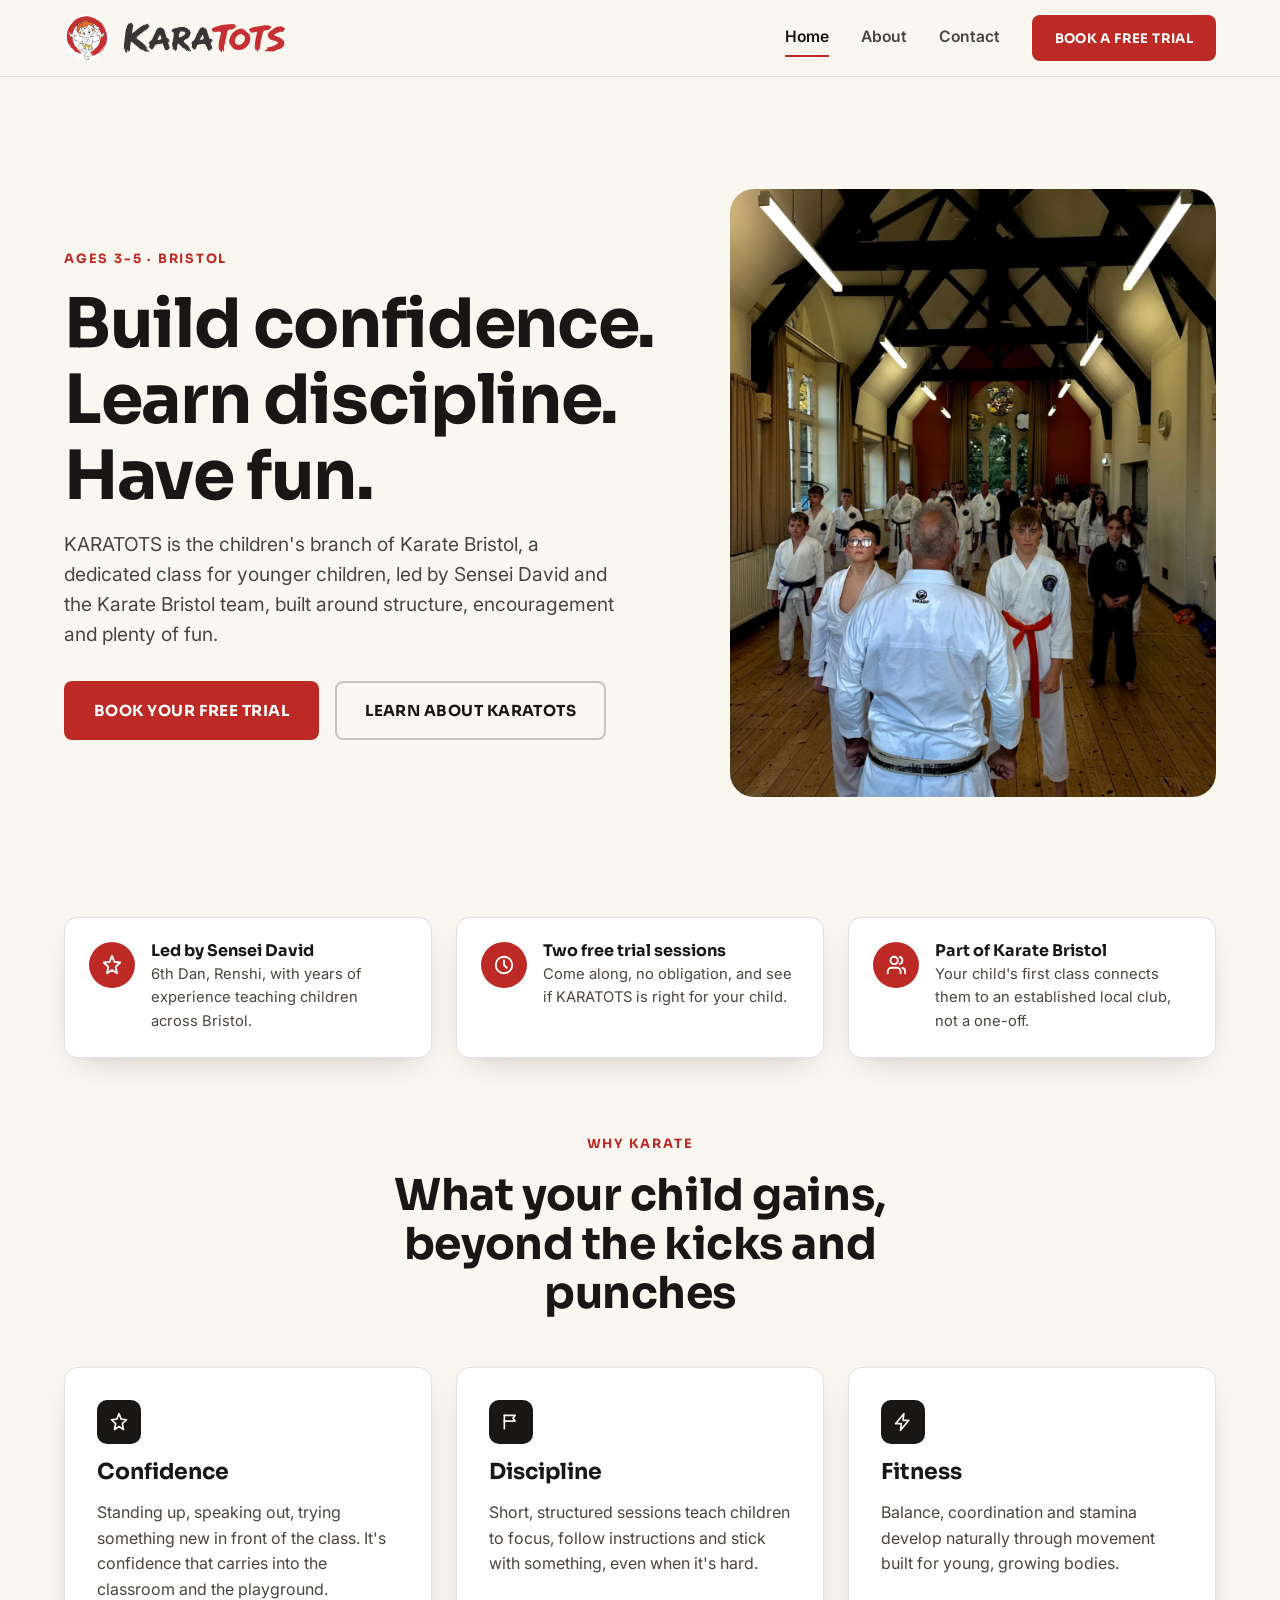
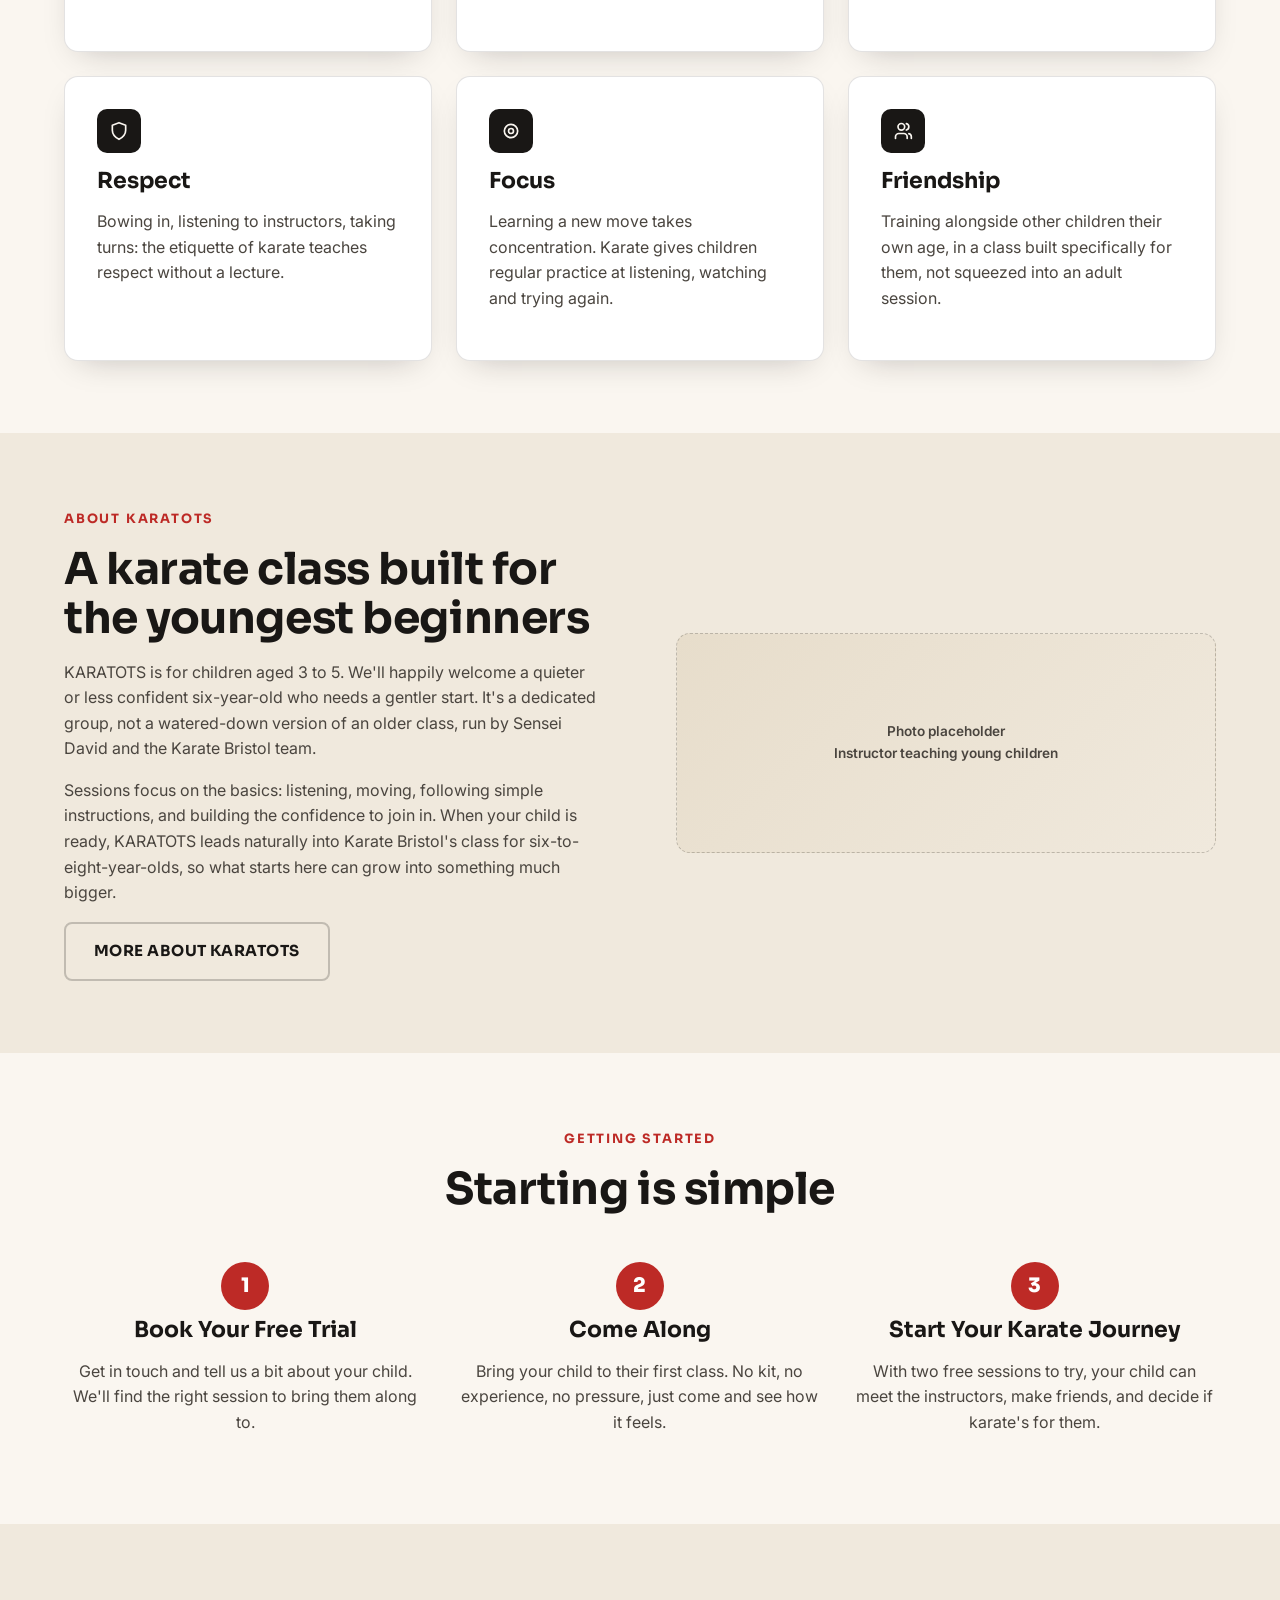
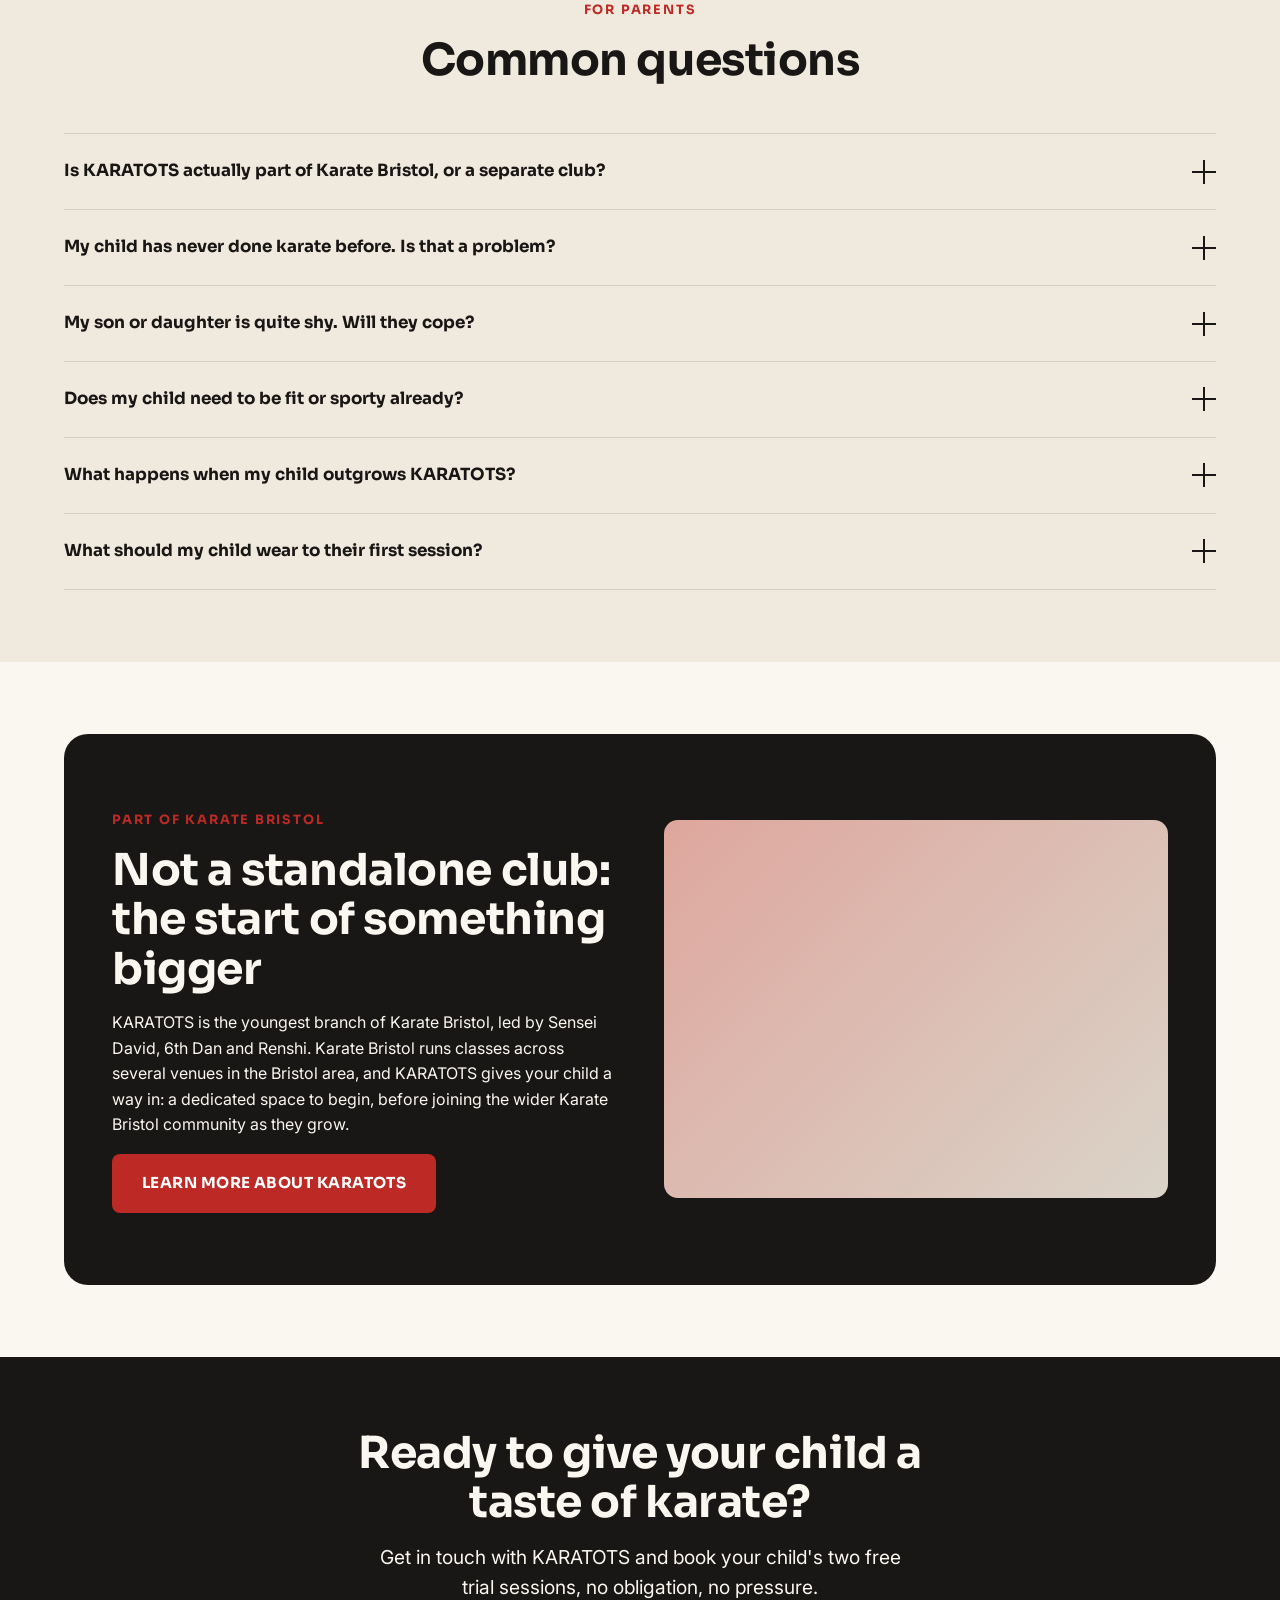
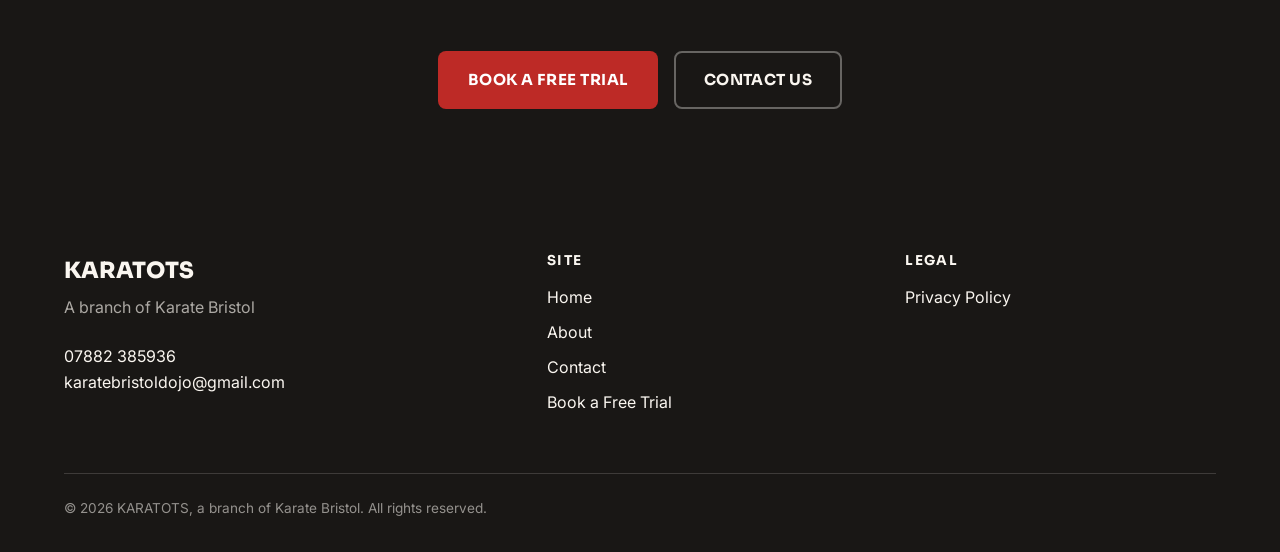
<file: index.html>
<!doctype html>
<html lang="en">
<head>
  <meta charset="UTF-8" />
  <meta name="viewport" content="width=device-width, initial-scale=1" />
  <title>Children's Karate in Bristol | KARATOTS, Karate Bristol</title>
  <meta name="description" content="KARATOTS is the children's karate club for 3-5 year olds in Bristol, part of Karate Bristol and led by Sensei David. Book two free trial sessions today." />
  <link rel="canonical" href="https://karatots.co.uk/" />

  <meta property="og:type" content="website" />
  <meta property="og:title" content="Children's Karate in Bristol | KARATOTS" />
  <meta property="og:description" content="Karate for kids. Confidence for life. KARATOTS is the children's branch of Karate Bristol. Book your free trial." />
  <meta property="og:url" content="https://karatots.co.uk/" />

  <link rel="icon" href="assets/brand/favicon-32.png" sizes="32x32" type="image/png" />
  <link rel="apple-touch-icon" href="assets/brand/favicon-180.png" />

  <link rel="preconnect" href="https://fonts.googleapis.com" />
  <link rel="preconnect" href="https://fonts.gstatic.com" crossorigin />
  <link href="https://fonts.googleapis.com/css2?family=Inter:wght@400;500;600;700&family=Sora:wght@600;700;800&display=swap" rel="stylesheet" />

  <link rel="stylesheet" href="css/style.css" />

  <script type="application/ld+json">
  {
    "@context": "https://schema.org",
    "@type": "SportsActivityLocation",
    "name": "KARATOTS",
    "description": "Children's karate for ages 3-5, part of Karate Bristol.",
    "url": "https://karatots.co.uk/",
    "telephone": "07882385936",
    "email": "karatebristoldojo@gmail.com",
    "parentOrganization": {
      "@type": "SportsOrganization",
      "name": "Karate Bristol"
    },
    "areaServed": "Bristol, UK"
  }
  </script>
</head>
<body>
  <a class="visually-hidden" href="#main">Skip to main content</a>

  <nav class="nav">
    <div class="container nav__inner">
      <a class="nav__logo" href="index.html">
        <img class="nav__logo-mark" src="assets/brand/logo-mascot.png" alt="" aria-hidden="true" width="640" height="640" />
        <span class="nav__logo-text">
          <img class="nav__logo-light" src="assets/brand/logo-wordmark.png" alt="KARATOTS" width="2134" height="400" />
          <img class="nav__logo-dark" src="assets/brand/logo-wordmark-dark-bg.png" alt="" aria-hidden="true" width="2134" height="400" />
        </span>
      </a>
      <div class="nav__right">
        <a class="btn btn--primary nav__header-cta" href="contact.html">Book a Free Trial</a>
        <button class="nav__toggle" aria-label="Toggle menu" aria-expanded="false" aria-controls="navLinks">
          <span class="nav__toggle-bar"></span><span class="nav__toggle-bar"></span><span class="nav__toggle-bar"></span>
        </button>
        <div class="nav__links" id="navLinks">
          <div class="nav__scrim"></div>
          <div class="nav__panel">
            <div class="nav__panel-layer nav__panel-layer--1"></div>
            <div class="nav__panel-layer nav__panel-layer--2"></div>
            <div class="nav__panel-shapes" aria-hidden="true">
              <svg class="nav__shape" data-shape="1" viewBox="0 0 300 400" preserveAspectRatio="xMidYMid slice">
                <circle cx="220" cy="80" r="70" fill="rgba(189,42,38,0.20)" />
                <circle cx="70" cy="230" r="100" fill="rgba(189,42,38,0.12)" />
                <circle cx="250" cy="330" r="45" fill="rgba(189,42,38,0.18)" />
              </svg>
              <svg class="nav__shape" data-shape="2" viewBox="0 0 300 400" preserveAspectRatio="xMidYMid slice">
                <path d="M-20 110 Q 100 50 220 110 T 340 110" stroke="rgba(189,42,38,0.24)" stroke-width="26" fill="none" />
                <path d="M-20 220 Q 100 160 220 220 T 340 220" stroke="rgba(189,42,38,0.16)" stroke-width="18" fill="none" />
                <path d="M-20 320 Q 100 260 220 320 T 340 320" stroke="rgba(189,42,38,0.1)" stroke-width="14" fill="none" />
              </svg>
              <svg class="nav__shape" data-shape="3" viewBox="0 0 300 400" preserveAspectRatio="xMidYMid slice">
                <circle cx="40" cy="60" r="7" fill="rgba(189,42,38,0.3)" /><circle cx="120" cy="60" r="7" fill="rgba(189,42,38,0.3)" /><circle cx="200" cy="60" r="7" fill="rgba(189,42,38,0.3)" /><circle cx="270" cy="60" r="7" fill="rgba(189,42,38,0.3)" />
                <circle cx="80" cy="150" r="9" fill="rgba(189,42,38,0.24)" /><circle cx="160" cy="150" r="9" fill="rgba(189,42,38,0.24)" /><circle cx="240" cy="150" r="9" fill="rgba(189,42,38,0.24)" />
                <circle cx="40" cy="240" r="7" fill="rgba(189,42,38,0.2)" /><circle cx="120" cy="240" r="7" fill="rgba(189,42,38,0.2)" /><circle cx="200" cy="240" r="7" fill="rgba(189,42,38,0.2)" /><circle cx="270" cy="240" r="7" fill="rgba(189,42,38,0.2)" />
                <circle cx="80" cy="330" r="6" fill="rgba(189,42,38,0.16)" /><circle cx="160" cy="330" r="6" fill="rgba(189,42,38,0.16)" /><circle cx="240" cy="330" r="6" fill="rgba(189,42,38,0.16)" />
              </svg>
            </div>
            <ul class="nav__panel-list">
              <li><a href="index.html" aria-current="page" class="menu-link">Home</a></li>
              <li><a href="about.html" class="menu-link">About</a></li>
              <li><a href="contact.html" class="menu-link">Contact</a></li>
              <li><a class="btn btn--primary nav__links-cta" href="contact.html">Book a Free Trial</a></li>
            </ul>
          </div>
        </div>
      </div>
    </div>
  </nav>

  <main id="main">
    <!-- HERO -->
    <section class="hero">
      <div class="container">
        <div class="hero__grid">
          <div>
            <span class="eyebrow">Ages 3-5 · Bristol</span>
            <h1>Build confidence. Learn discipline. Have fun.</h1>
            <p class="lede">KARATOTS is the children's branch of Karate Bristol, a dedicated class for younger children, led by Sensei David and the Karate Bristol team, built around structure, encouragement and plenty of fun.</p>
            <div class="hero__actions">
              <a class="btn btn--primary" href="contact.html">Book Your Free Trial</a>
              <a class="btn btn--secondary" href="#about-karatots">Learn About KARATOTS</a>
            </div>
          </div>
          <img class="hero__media hero__media--photo" src="assets/photos/hero-class-lineup.jpg" alt="Students lined up during a Karate Bristol class" width="1600" height="1200" />
        </div>
      </div>
    </section>

    <!-- TRUST STRIP -->
    <div class="container">
      <div class="trust-strip">
        <div class="trust-strip__item" data-reveal>
          <span class="trust-strip__badge" aria-hidden="true">
            <svg width="22" height="22" viewBox="0 0 24 24" fill="none" stroke="currentColor" stroke-width="2" stroke-linecap="round" stroke-linejoin="round"><path d="M12 2l2.6 6.6L21 9.3l-5 4.6L17.4 21 12 17.4 6.6 21 8 13.9 3 9.3l6.4-.7z"/></svg>
          </span>
          <div>
            <h3>Led by Sensei David</h3>
            <p>6th Dan, Renshi, with years of experience teaching children across Bristol.</p>
          </div>
        </div>
        <div class="trust-strip__item" data-reveal>
          <span class="trust-strip__badge" aria-hidden="true">
            <svg width="22" height="22" viewBox="0 0 24 24" fill="none" stroke="currentColor" stroke-width="2" stroke-linecap="round" stroke-linejoin="round"><circle cx="12" cy="12" r="9"/><path d="M12 7v5l3 3"/></svg>
          </span>
          <div>
            <h3>Two free trial sessions</h3>
            <p>Come along, no obligation, and see if KARATOTS is right for your child.</p>
          </div>
        </div>
        <div class="trust-strip__item" data-reveal>
          <span class="trust-strip__badge" aria-hidden="true">
            <svg width="22" height="22" viewBox="0 0 24 24" fill="none" stroke="currentColor" stroke-width="2" stroke-linecap="round" stroke-linejoin="round"><path d="M17 21v-2a4 4 0 0 0-4-4H7a4 4 0 0 0-4 4v2"/><circle cx="10" cy="7" r="4"/><path d="M22 21v-2a4 4 0 0 0-3-3.87"/><path d="M16 3.13a4 4 0 0 1 0 7.75"/></svg>
          </span>
          <div>
            <h3>Part of Karate Bristol</h3>
            <p>Your child's first class connects them to an established local club, not a one-off.</p>
          </div>
        </div>
      </div>
    </div>

    <!-- WHY KARATE -->
    <section class="section" id="why-karate">
      <div class="container">
        <div class="section-heading section-heading--center">
          <span class="eyebrow">Why Karate</span>
          <h2>What your child gains, beyond the kicks and punches</h2>
        </div>
        <div class="card-grid">
          <article class="card" data-reveal>
            <span class="card__icon" aria-hidden="true">
              <svg width="20" height="20" viewBox="0 0 24 24" fill="none" stroke="currentColor" stroke-width="2" stroke-linecap="round" stroke-linejoin="round"><path d="M12 2l2.6 6.6L21 9.3l-5 4.6L17.4 21 12 17.4 6.6 21 8 13.9 3 9.3l6.4-.7z"/></svg>
            </span>
            <h3>Confidence</h3>
            <p>Standing up, speaking out, trying something new in front of the class. It's confidence that carries into the classroom and the playground.</p>
          </article>
          <article class="card" data-reveal>
            <span class="card__icon" aria-hidden="true">
              <svg width="20" height="20" viewBox="0 0 24 24" fill="none" stroke="currentColor" stroke-width="2" stroke-linecap="round" stroke-linejoin="round"><path d="M4 4v16"/><path d="M4 4h13l-2.5 3.5L17 11H4"/></svg>
            </span>
            <h3>Discipline</h3>
            <p>Short, structured sessions teach children to focus, follow instructions and stick with something, even when it's hard.</p>
          </article>
          <article class="card" data-reveal>
            <span class="card__icon" aria-hidden="true">
              <svg width="20" height="20" viewBox="0 0 24 24" fill="none" stroke="currentColor" stroke-width="2" stroke-linecap="round" stroke-linejoin="round"><path d="M13 2 3 14h7l-1 8 10-12h-7l1-8z"/></svg>
            </span>
            <h3>Fitness</h3>
            <p>Balance, coordination and stamina develop naturally through movement built for young, growing bodies.</p>
          </article>
          <article class="card" data-reveal>
            <span class="card__icon" aria-hidden="true">
              <svg width="20" height="20" viewBox="0 0 24 24" fill="none" stroke="currentColor" stroke-width="2" stroke-linecap="round" stroke-linejoin="round"><path d="M12 2 4 5v6c0 5 3.5 8.5 8 11 4.5-2.5 8-6 8-11V5z"/></svg>
            </span>
            <h3>Respect</h3>
            <p>Bowing in, listening to instructors, taking turns: the etiquette of karate teaches respect without a lecture.</p>
          </article>
          <article class="card" data-reveal>
            <span class="card__icon" aria-hidden="true">
              <svg width="20" height="20" viewBox="0 0 24 24" fill="none" stroke="currentColor" stroke-width="2" stroke-linecap="round" stroke-linejoin="round"><circle cx="12" cy="12" r="8"/><circle cx="12" cy="12" r="3"/></svg>
            </span>
            <h3>Focus</h3>
            <p>Learning a new move takes concentration. Karate gives children regular practice at listening, watching and trying again.</p>
          </article>
          <article class="card" data-reveal>
            <span class="card__icon" aria-hidden="true">
              <svg width="20" height="20" viewBox="0 0 24 24" fill="none" stroke="currentColor" stroke-width="2" stroke-linecap="round" stroke-linejoin="round"><path d="M17 21v-2a4 4 0 0 0-4-4H7a4 4 0 0 0-4 4v2"/><circle cx="10" cy="7" r="4"/><path d="M22 21v-2a4 4 0 0 0-3-3.87"/><path d="M16 3.13a4 4 0 0 1 0 7.75"/></svg>
            </span>
            <h3>Friendship</h3>
            <p>Training alongside other children their own age, in a class built specifically for them, not squeezed into an adult session.</p>
          </article>
        </div>
      </div>
    </section>

    <!-- ABOUT KARATOTS -->
    <section class="section section--alt" id="about-karatots">
      <div class="container">
        <div class="split">
          <div>
            <span class="eyebrow">About KARATOTS</span>
            <h2>A karate class built for the youngest beginners</h2>
            <p>KARATOTS is for children aged 3 to 5. We'll happily welcome a quieter or less confident six-year-old who needs a gentler start. It's a dedicated group, not a watered-down version of an older class, run by Sensei David and the Karate Bristol team.</p>
            <p>Sessions focus on the basics: listening, moving, following simple instructions, and building the confidence to join in. When your child is ready, KARATOTS leads naturally into Karate Bristol's class for six-to-eight-year-olds, so what starts here can grow into something much bigger.</p>
            <a class="btn btn--secondary" href="about.html">More About KARATOTS</a>
          </div>
          <div class="placeholder-img" role="img" aria-label="Photo placeholder: instructor teaching young children">
            Photo placeholder<br />Instructor teaching young children
          </div>
        </div>
      </div>
    </section>

    <!-- HOW IT WORKS -->
    <section class="section" id="how-it-works">
      <div class="container">
        <div class="section-heading section-heading--center">
          <span class="eyebrow">Getting Started</span>
          <h2>Starting is simple</h2>
        </div>
        <div class="steps">
          <div class="step" data-reveal>
            <h3>Book Your Free Trial</h3>
            <p>Get in touch and tell us a bit about your child. We'll find the right session to bring them along to.</p>
          </div>
          <div class="step" data-reveal>
            <h3>Come Along</h3>
            <p>Bring your child to their first class. No kit, no experience, no pressure, just come and see how it feels.</p>
          </div>
          <div class="step" data-reveal>
            <h3>Start Your Karate Journey</h3>
            <p>With two free sessions to try, your child can meet the instructors, make friends, and decide if karate's for them.</p>
          </div>
        </div>
      </div>
    </section>

    <!-- FAQ -->
    <section class="section section--alt" id="faq">
      <div class="container">
        <div class="section-heading section-heading--center">
          <span class="eyebrow">For Parents</span>
          <h2>Common questions</h2>
        </div>
        <div class="faq-list">
          <div class="faq-item">
            <button class="faq-item__question" aria-expanded="false">
              Is KARATOTS actually part of Karate Bristol, or a separate club?
              <span class="faq-item__icon" aria-hidden="true"></span>
            </button>
            <div class="faq-item__answer">
              <p>KARATOTS is the youngest branch of Karate Bristol, not a separate club trading on the name. It's led by Sensei David, 6th Dan and Renshi, and the same Karate Bristol team, so your child is joining an established club from their very first session.</p>
            </div>
          </div>
          <div class="faq-item">
            <button class="faq-item__question" aria-expanded="false">
              My child has never done karate before. Is that a problem?
              <span class="faq-item__icon" aria-hidden="true"></span>
            </button>
            <div class="faq-item__answer">
              <p>Not at all. KARATOTS is built for ages 3 to 5, so it's designed around complete beginners. Most children who join have never set foot in a dojo before. There's nothing to catch up on.</p>
            </div>
          </div>
          <div class="faq-item">
            <button class="faq-item__question" aria-expanded="false">
              My son or daughter is quite shy. Will they cope?
              <span class="faq-item__icon" aria-hidden="true"></span>
            </button>
            <div class="faq-item__answer">
              <p>Yes, that's exactly what KARATOTS is for. Sessions are small, structured and led with encouragement rather than pressure, so quieter children can join in at their own pace. We'll also welcome a less confident six-year-old who'd benefit from starting here rather than the older class.</p>
            </div>
          </div>
          <div class="faq-item">
            <button class="faq-item__question" aria-expanded="false">
              Does my child need to be fit or sporty already?
              <span class="faq-item__icon" aria-hidden="true"></span>
            </button>
            <div class="faq-item__answer">
              <p>No. Fitness, balance and coordination all develop through training. Your child doesn't need to arrive fit, just willing to give it a go.</p>
            </div>
          </div>
          <div class="faq-item">
            <button class="faq-item__question" aria-expanded="false">
              What happens when my child outgrows KARATOTS?
              <span class="faq-item__icon" aria-hidden="true"></span>
            </button>
            <div class="faq-item__answer">
              <p>KARATOTS leads naturally into Karate Bristol's class for six-to-eight-year-olds. Because it's the same club and the same instructors, moving up is a simple next step, not a fresh start somewhere new.</p>
            </div>
          </div>
          <div class="faq-item">
            <button class="faq-item__question" aria-expanded="false">
              What should my child wear to their first session?
              <span class="faq-item__icon" aria-hidden="true"></span>
            </button>
            <div class="faq-item__answer">
              <p>Comfortable clothing they can move freely in is fine for a first session. There's no need to buy a uniform before you've tried a class.</p>
            </div>
          </div>
        </div>
      </div>
    </section>

    <!-- PART OF KARATE BRISTOL -->
    <section class="section">
      <div class="container">
        <div class="story-banner" data-reveal>
          <div>
            <span class="eyebrow">Part of Karate Bristol</span>
            <h2>Not a standalone club: the start of something bigger</h2>
            <p>KARATOTS is the youngest branch of Karate Bristol, led by Sensei David, 6th Dan and Renshi. Karate Bristol runs classes across several venues in the Bristol area, and KARATOTS gives your child a way in: a dedicated space to begin, before joining the wider Karate Bristol community as they grow.</p>
            <a class="btn btn--primary" href="about.html">Learn More About KARATOTS</a>
          </div>
          <div class="story-banner__media" role="img" aria-label="Photo placeholder: Karate Bristol dojo"></div>
        </div>
      </div>
    </section>

    <!-- FINAL CTA -->
    <section class="section section--ink">
      <div class="container">
        <div class="section-heading section-heading--center">
          <h2>Ready to give your child a taste of karate?</h2>
          <p class="lede" style="margin-inline:auto">Get in touch with KARATOTS and book your child's two free trial sessions, no obligation, no pressure.</p>
        </div>
        <div class="hero__actions" style="justify-content:center">
          <a class="btn btn--primary" href="contact.html">Book a Free Trial</a>
          <a class="btn btn--secondary" href="contact.html">Contact Us</a>
        </div>
      </div>
    </section>
  </main>

  <footer class="footer">
    <div class="container">
      <div class="footer__grid">
        <div>
          <div class="footer__brand">KARATOTS</div>
          <p class="footer__tagline">A branch of Karate Bristol</p>
          <p><a href="tel:07882385936">07882 385936</a><br /><a href="mailto:karatebristoldojo@gmail.com">karatebristoldojo@gmail.com</a></p>
        </div>
        <div>
          <h4>Site</h4>
          <ul>
            <li><a href="index.html">Home</a></li>
            <li><a href="about.html">About</a></li>
            <li><a href="contact.html">Contact</a></li>
            <li><a href="contact.html">Book a Free Trial</a></li>
          </ul>
        </div>
        <div>
          <h4>Legal</h4>
          <ul>
            <li><a href="privacy.html">Privacy Policy</a></li>
          </ul>
        </div>
      </div>
      <div class="footer__bottom">© 2026 KARATOTS, a branch of Karate Bristol. All rights reserved.</div>
    </div>
  </footer>

  <div class="sticky-cta">
    <a class="btn btn--primary btn--block" href="contact.html">Book a Free Trial</a>
  </div>

  <script src="js/script.js" defer></script>
</body>
</html>
</file>
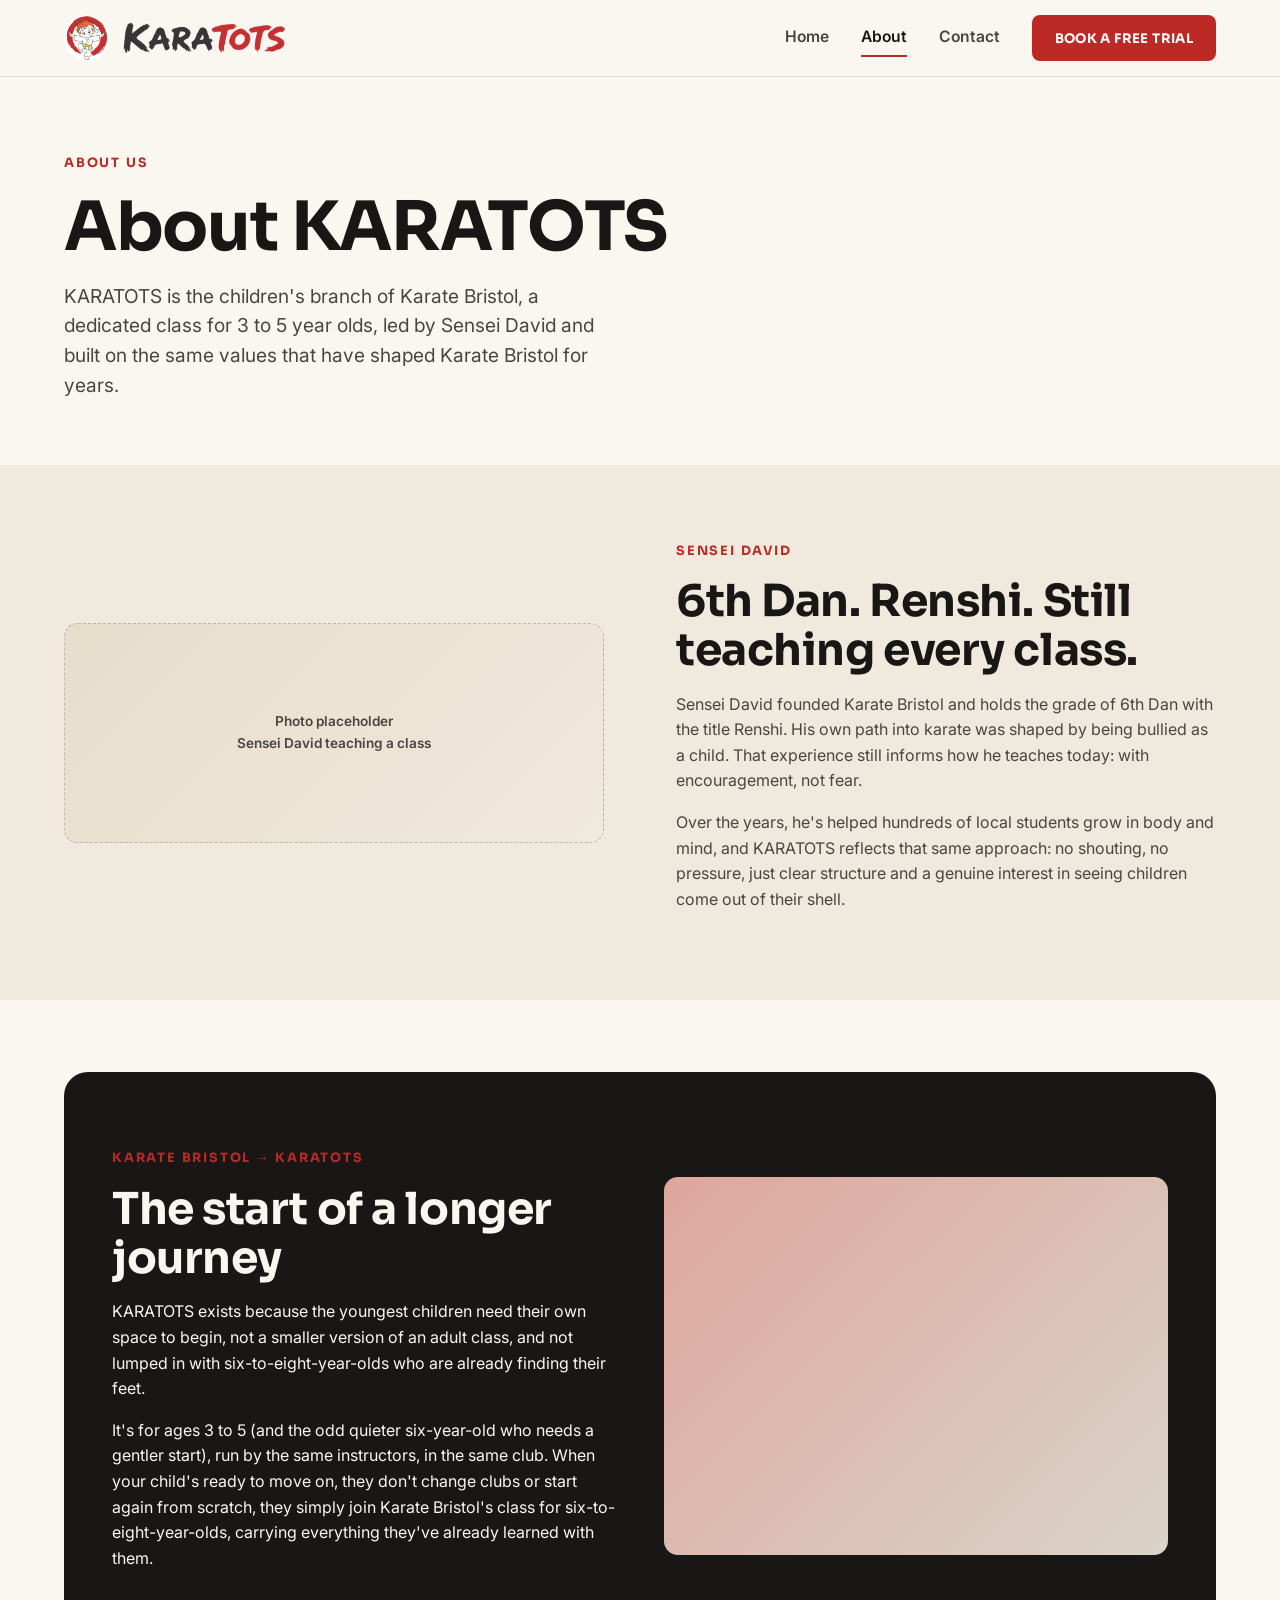
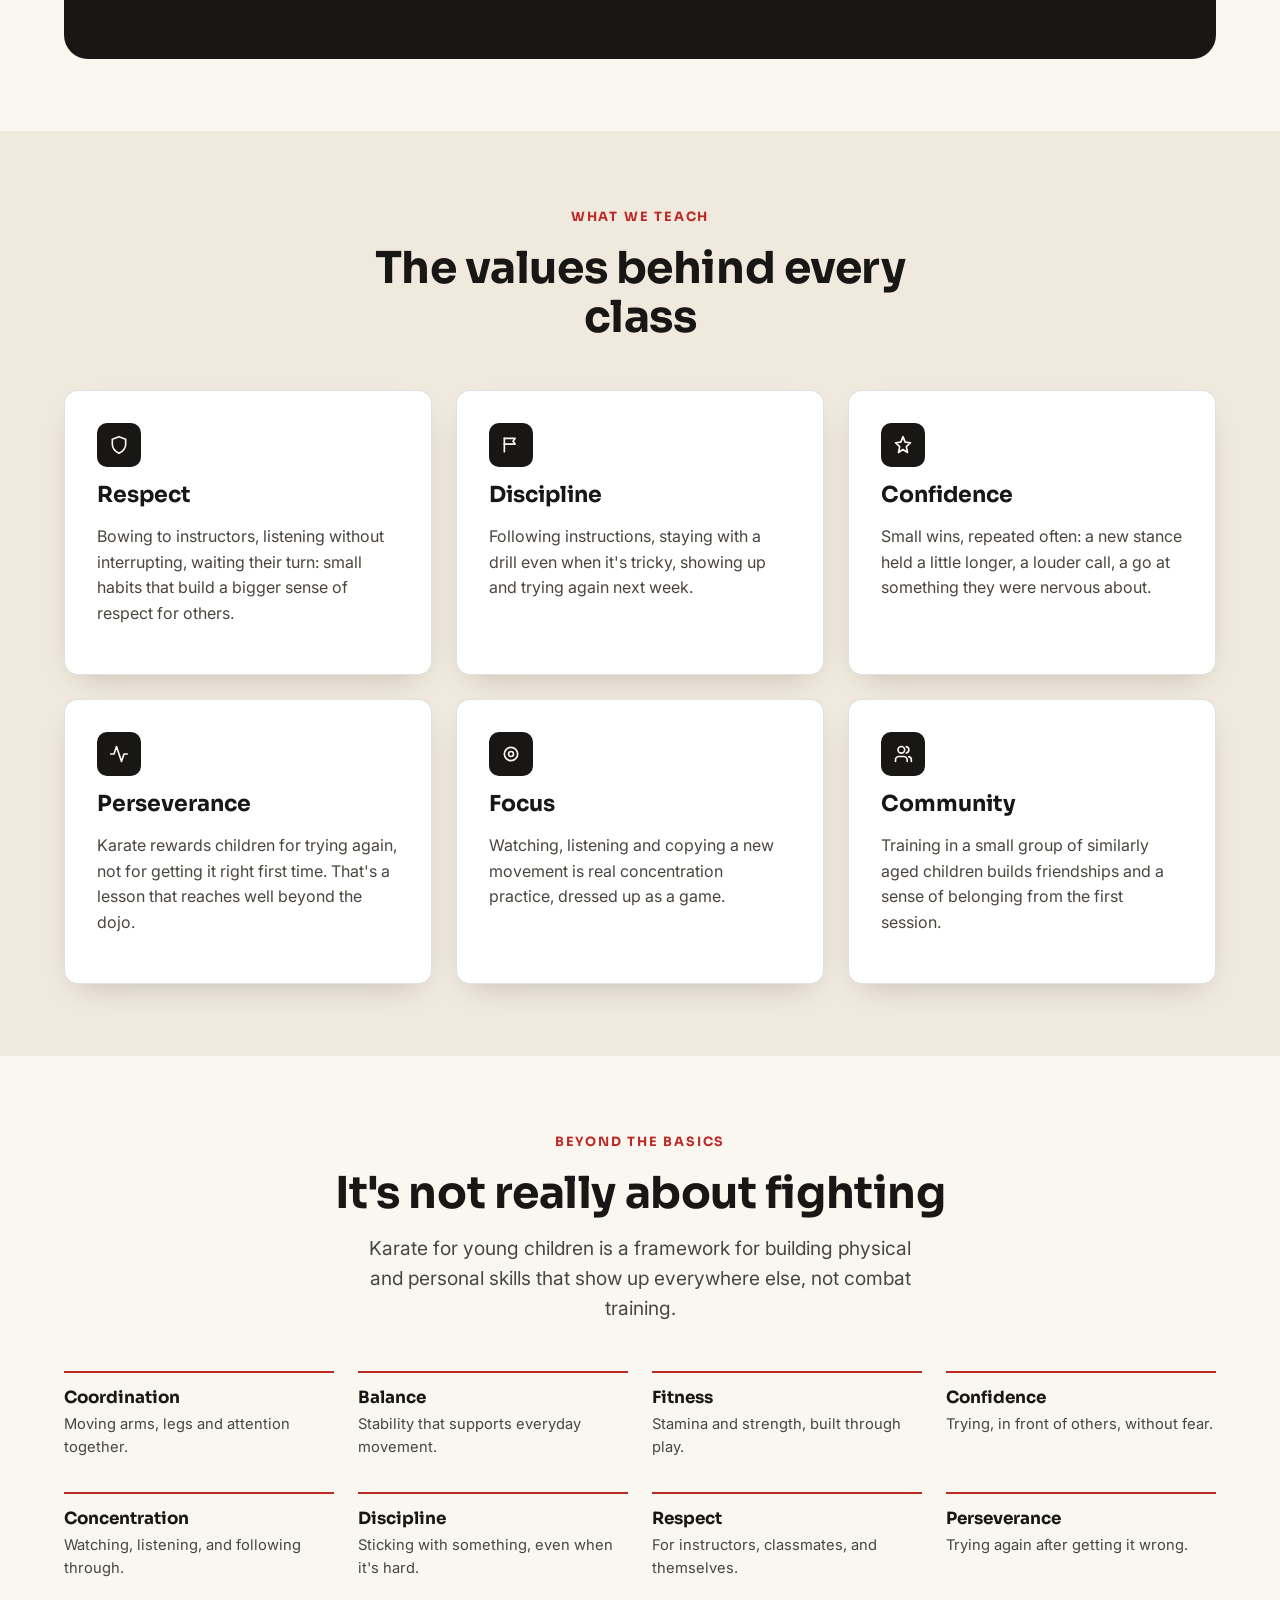
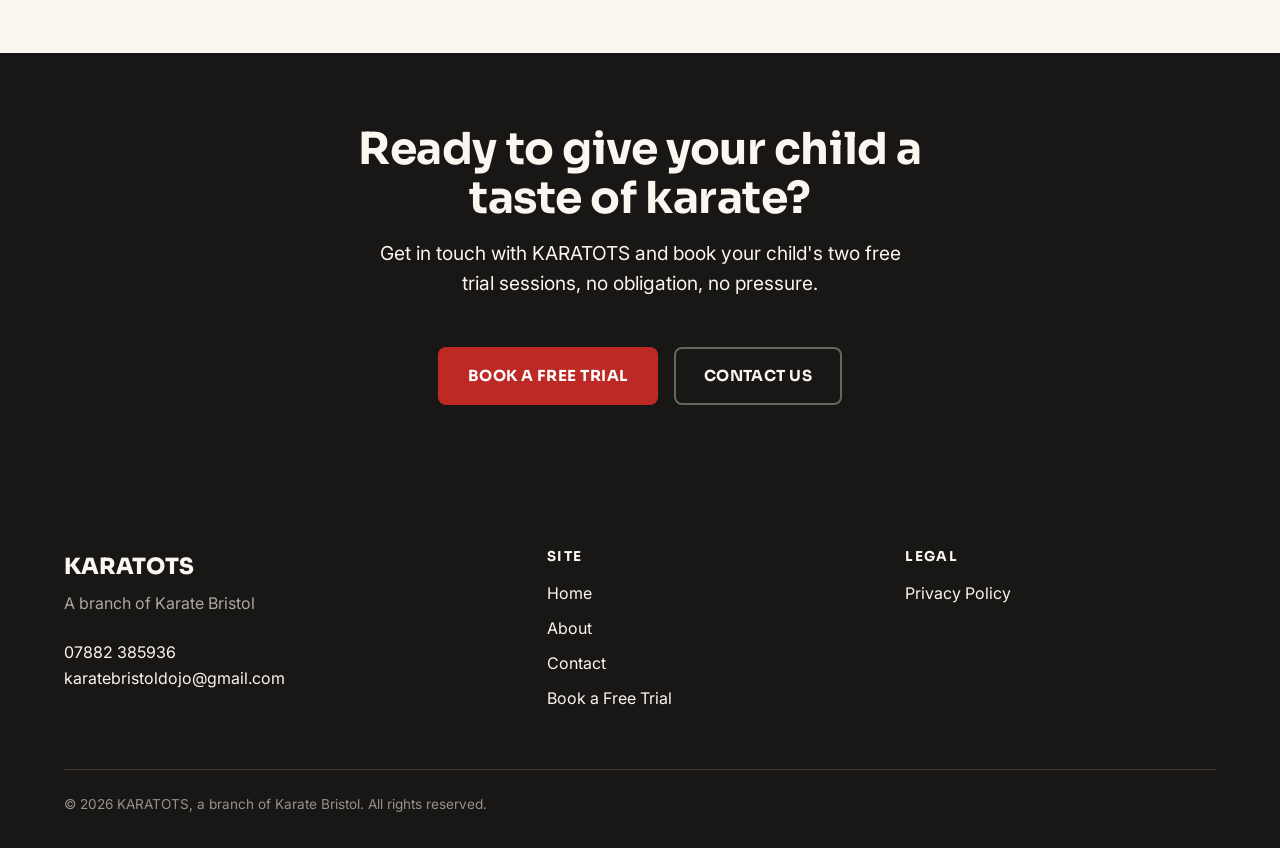
<file: about.html>
<!doctype html>
<html lang="en">
<head>
  <meta charset="UTF-8" />
  <meta name="viewport" content="width=device-width, initial-scale=1" />
  <title>About KARATOTS | Sensei David & Karate Bristol</title>
  <meta name="description" content="KARATOTS is led by Sensei David, 6th Dan and Renshi at Karate Bristol. Meet the instructor and find out how KARATOTS connects to Karate Bristol." />
  <link rel="canonical" href="https://karatots.co.uk/about" />

  <meta property="og:type" content="website" />
  <meta property="og:title" content="About KARATOTS | Sensei David & Karate Bristol" />
  <meta property="og:description" content="Meet Sensei David and find out how KARATOTS connects to the wider Karate Bristol club." />
  <meta property="og:url" content="https://karatots.co.uk/about" />

  <link rel="icon" href="assets/brand/favicon-32.png" sizes="32x32" type="image/png" />
  <link rel="apple-touch-icon" href="assets/brand/favicon-180.png" />

  <link rel="preconnect" href="https://fonts.googleapis.com" />
  <link rel="preconnect" href="https://fonts.gstatic.com" crossorigin />
  <link href="https://fonts.googleapis.com/css2?family=Inter:wght@400;500;600;700&family=Sora:wght@600;700;800&display=swap" rel="stylesheet" />

  <link rel="stylesheet" href="css/style.css" />
</head>
<body>
  <a class="visually-hidden" href="#main">Skip to main content</a>

  <nav class="nav">
    <div class="container nav__inner">
      <a class="nav__logo" href="index.html">
        <img class="nav__logo-mark" src="assets/brand/logo-mascot.png" alt="" aria-hidden="true" width="640" height="640" />
        <span class="nav__logo-text">
          <img class="nav__logo-light" src="assets/brand/logo-wordmark.png" alt="KARATOTS" width="2134" height="400" />
          <img class="nav__logo-dark" src="assets/brand/logo-wordmark-dark-bg.png" alt="" aria-hidden="true" width="2134" height="400" />
        </span>
      </a>
      <div class="nav__right">
        <a class="btn btn--primary nav__header-cta" href="contact.html">Book a Free Trial</a>
        <button class="nav__toggle" aria-label="Toggle menu" aria-expanded="false" aria-controls="navLinks">
          <span class="nav__toggle-bar"></span><span class="nav__toggle-bar"></span><span class="nav__toggle-bar"></span>
        </button>
        <div class="nav__links" id="navLinks">
          <div class="nav__scrim"></div>
          <div class="nav__panel">
            <div class="nav__panel-layer nav__panel-layer--1"></div>
            <div class="nav__panel-layer nav__panel-layer--2"></div>
            <div class="nav__panel-shapes" aria-hidden="true">
              <svg class="nav__shape" data-shape="1" viewBox="0 0 300 400" preserveAspectRatio="xMidYMid slice">
                <circle cx="220" cy="80" r="70" fill="rgba(189,42,38,0.20)" />
                <circle cx="70" cy="230" r="100" fill="rgba(189,42,38,0.12)" />
                <circle cx="250" cy="330" r="45" fill="rgba(189,42,38,0.18)" />
              </svg>
              <svg class="nav__shape" data-shape="2" viewBox="0 0 300 400" preserveAspectRatio="xMidYMid slice">
                <path d="M-20 110 Q 100 50 220 110 T 340 110" stroke="rgba(189,42,38,0.24)" stroke-width="26" fill="none" />
                <path d="M-20 220 Q 100 160 220 220 T 340 220" stroke="rgba(189,42,38,0.16)" stroke-width="18" fill="none" />
                <path d="M-20 320 Q 100 260 220 320 T 340 320" stroke="rgba(189,42,38,0.1)" stroke-width="14" fill="none" />
              </svg>
              <svg class="nav__shape" data-shape="3" viewBox="0 0 300 400" preserveAspectRatio="xMidYMid slice">
                <circle cx="40" cy="60" r="7" fill="rgba(189,42,38,0.3)" /><circle cx="120" cy="60" r="7" fill="rgba(189,42,38,0.3)" /><circle cx="200" cy="60" r="7" fill="rgba(189,42,38,0.3)" /><circle cx="270" cy="60" r="7" fill="rgba(189,42,38,0.3)" />
                <circle cx="80" cy="150" r="9" fill="rgba(189,42,38,0.24)" /><circle cx="160" cy="150" r="9" fill="rgba(189,42,38,0.24)" /><circle cx="240" cy="150" r="9" fill="rgba(189,42,38,0.24)" />
                <circle cx="40" cy="240" r="7" fill="rgba(189,42,38,0.2)" /><circle cx="120" cy="240" r="7" fill="rgba(189,42,38,0.2)" /><circle cx="200" cy="240" r="7" fill="rgba(189,42,38,0.2)" /><circle cx="270" cy="240" r="7" fill="rgba(189,42,38,0.2)" />
                <circle cx="80" cy="330" r="6" fill="rgba(189,42,38,0.16)" /><circle cx="160" cy="330" r="6" fill="rgba(189,42,38,0.16)" /><circle cx="240" cy="330" r="6" fill="rgba(189,42,38,0.16)" />
              </svg>
            </div>
            <ul class="nav__panel-list">
              <li><a href="index.html" class="menu-link">Home</a></li>
              <li><a href="about.html" aria-current="page" class="menu-link">About</a></li>
              <li><a href="contact.html" class="menu-link">Contact</a></li>
              <li><a class="btn btn--primary nav__links-cta" href="contact.html">Book a Free Trial</a></li>
            </ul>
          </div>
        </div>
      </div>
    </div>
  </nav>

  <main id="main">
    <!-- HERO -->
    <section class="hero" style="padding-block: var(--space-6) var(--space-5);">
      <div class="container">
        <span class="eyebrow">About Us</span>
        <h1>About KARATOTS</h1>
        <p class="lede">KARATOTS is the children's branch of Karate Bristol, a dedicated class for 3 to 5 year olds, led by Sensei David and built on the same values that have shaped Karate Bristol for years.</p>
      </div>
    </section>

    <!-- SENSEI DAVID -->
    <section class="section section--alt">
      <div class="container">
        <div class="split">
          <div class="placeholder-img" role="img" aria-label="Photo placeholder: Sensei David teaching a class">
            Photo placeholder<br />Sensei David teaching a class
          </div>
          <div>
            <span class="eyebrow">Sensei David</span>
            <h2>6th Dan. Renshi. Still teaching every class.</h2>
            <p>Sensei David founded Karate Bristol and holds the grade of 6th Dan with the title Renshi. His own path into karate was shaped by being bullied as a child. That experience still informs how he teaches today: with encouragement, not fear.</p>
            <p>Over the years, he's helped hundreds of local students grow in body and mind, and KARATOTS reflects that same approach: no shouting, no pressure, just clear structure and a genuine interest in seeing children come out of their shell.</p>
          </div>
        </div>
      </div>
    </section>

    <!-- KARATE BRISTOL -> KARATOTS -->
    <section class="section">
      <div class="container">
        <div class="story-banner" data-reveal>
          <div>
            <span class="eyebrow">Karate Bristol → KARATOTS</span>
            <h2>The start of a longer journey</h2>
            <p>KARATOTS exists because the youngest children need their own space to begin, not a smaller version of an adult class, and not lumped in with six-to-eight-year-olds who are already finding their feet.</p>
            <p>It's for ages 3 to 5 (and the odd quieter six-year-old who needs a gentler start), run by the same instructors, in the same club. When your child's ready to move on, they don't change clubs or start again from scratch, they simply join Karate Bristol's class for six-to-eight-year-olds, carrying everything they've already learned with them.</p>
          </div>
          <div class="story-banner__media" role="img" aria-label="Photo placeholder: Karate Bristol class in session"></div>
        </div>
      </div>
    </section>

    <!-- VALUES -->
    <section class="section section--alt">
      <div class="container">
        <div class="section-heading section-heading--center">
          <span class="eyebrow">What We Teach</span>
          <h2>The values behind every class</h2>
        </div>
        <div class="card-grid">
          <article class="card" data-reveal>
            <span class="card__icon" aria-hidden="true">
              <svg width="20" height="20" viewBox="0 0 24 24" fill="none" stroke="currentColor" stroke-width="2" stroke-linecap="round" stroke-linejoin="round"><path d="M12 2 4 5v6c0 5 3.5 8.5 8 11 4.5-2.5 8-6 8-11V5z"/></svg>
            </span>
            <h3>Respect</h3>
            <p>Bowing to instructors, listening without interrupting, waiting their turn: small habits that build a bigger sense of respect for others.</p>
          </article>
          <article class="card" data-reveal>
            <span class="card__icon" aria-hidden="true">
              <svg width="20" height="20" viewBox="0 0 24 24" fill="none" stroke="currentColor" stroke-width="2" stroke-linecap="round" stroke-linejoin="round"><path d="M4 4v16"/><path d="M4 4h13l-2.5 3.5L17 11H4"/></svg>
            </span>
            <h3>Discipline</h3>
            <p>Following instructions, staying with a drill even when it's tricky, showing up and trying again next week.</p>
          </article>
          <article class="card" data-reveal>
            <span class="card__icon" aria-hidden="true">
              <svg width="20" height="20" viewBox="0 0 24 24" fill="none" stroke="currentColor" stroke-width="2" stroke-linecap="round" stroke-linejoin="round"><path d="M12 2l2.6 6.6L21 9.3l-5 4.6L17.4 21 12 17.4 6.6 21 8 13.9 3 9.3l6.4-.7z"/></svg>
            </span>
            <h3>Confidence</h3>
            <p>Small wins, repeated often: a new stance held a little longer, a louder call, a go at something they were nervous about.</p>
          </article>
          <article class="card" data-reveal>
            <span class="card__icon" aria-hidden="true">
              <svg width="20" height="20" viewBox="0 0 24 24" fill="none" stroke="currentColor" stroke-width="2" stroke-linecap="round" stroke-linejoin="round"><path d="M22 12h-4l-3 9L9 3l-3 9H2"/></svg>
            </span>
            <h3>Perseverance</h3>
            <p>Karate rewards children for trying again, not for getting it right first time. That's a lesson that reaches well beyond the dojo.</p>
          </article>
          <article class="card" data-reveal>
            <span class="card__icon" aria-hidden="true">
              <svg width="20" height="20" viewBox="0 0 24 24" fill="none" stroke="currentColor" stroke-width="2" stroke-linecap="round" stroke-linejoin="round"><circle cx="12" cy="12" r="8"/><circle cx="12" cy="12" r="3"/></svg>
            </span>
            <h3>Focus</h3>
            <p>Watching, listening and copying a new movement is real concentration practice, dressed up as a game.</p>
          </article>
          <article class="card" data-reveal>
            <span class="card__icon" aria-hidden="true">
              <svg width="20" height="20" viewBox="0 0 24 24" fill="none" stroke="currentColor" stroke-width="2" stroke-linecap="round" stroke-linejoin="round"><path d="M17 21v-2a4 4 0 0 0-4-4H7a4 4 0 0 0-4 4v2"/><circle cx="10" cy="7" r="4"/><path d="M22 21v-2a4 4 0 0 0-3-3.87"/><path d="M16 3.13a4 4 0 0 1 0 7.75"/></svg>
            </span>
            <h3>Community</h3>
            <p>Training in a small group of similarly aged children builds friendships and a sense of belonging from the first session.</p>
          </article>
        </div>
      </div>
    </section>

    <!-- WHAT CHILDREN LEARN -->
    <section class="section">
      <div class="container">
        <div class="section-heading section-heading--center">
          <span class="eyebrow">Beyond the Basics</span>
          <h2>It's not really about fighting</h2>
          <p class="lede" style="margin-inline:auto">Karate for young children is a framework for building physical and personal skills that show up everywhere else, not combat training.</p>
        </div>
        <div class="learn-grid">
          <div class="learn-grid__item" data-reveal>
            <h3>Coordination</h3>
            <p>Moving arms, legs and attention together.</p>
          </div>
          <div class="learn-grid__item" data-reveal>
            <h3>Balance</h3>
            <p>Stability that supports everyday movement.</p>
          </div>
          <div class="learn-grid__item" data-reveal>
            <h3>Fitness</h3>
            <p>Stamina and strength, built through play.</p>
          </div>
          <div class="learn-grid__item" data-reveal>
            <h3>Confidence</h3>
            <p>Trying, in front of others, without fear.</p>
          </div>
          <div class="learn-grid__item" data-reveal>
            <h3>Concentration</h3>
            <p>Watching, listening, and following through.</p>
          </div>
          <div class="learn-grid__item" data-reveal>
            <h3>Discipline</h3>
            <p>Sticking with something, even when it's hard.</p>
          </div>
          <div class="learn-grid__item" data-reveal>
            <h3>Respect</h3>
            <p>For instructors, classmates, and themselves.</p>
          </div>
          <div class="learn-grid__item" data-reveal>
            <h3>Perseverance</h3>
            <p>Trying again after getting it wrong.</p>
          </div>
        </div>
      </div>
    </section>

    <!-- FINAL CTA -->
    <section class="section section--ink">
      <div class="container">
        <div class="section-heading section-heading--center">
          <h2>Ready to give your child a taste of karate?</h2>
          <p class="lede" style="margin-inline:auto">Get in touch with KARATOTS and book your child's two free trial sessions, no obligation, no pressure.</p>
        </div>
        <div class="hero__actions" style="justify-content:center">
          <a class="btn btn--primary" href="contact.html">Book a Free Trial</a>
          <a class="btn btn--secondary" href="contact.html">Contact Us</a>
        </div>
      </div>
    </section>
  </main>

  <footer class="footer">
    <div class="container">
      <div class="footer__grid">
        <div>
          <div class="footer__brand">KARATOTS</div>
          <p class="footer__tagline">A branch of Karate Bristol</p>
          <p><a href="tel:07882385936">07882 385936</a><br /><a href="mailto:karatebristoldojo@gmail.com">karatebristoldojo@gmail.com</a></p>
        </div>
        <div>
          <h4>Site</h4>
          <ul>
            <li><a href="index.html">Home</a></li>
            <li><a href="about.html">About</a></li>
            <li><a href="contact.html">Contact</a></li>
            <li><a href="contact.html">Book a Free Trial</a></li>
          </ul>
        </div>
        <div>
          <h4>Legal</h4>
          <ul>
            <li><a href="privacy.html">Privacy Policy</a></li>
          </ul>
        </div>
      </div>
      <div class="footer__bottom">© 2026 KARATOTS, a branch of Karate Bristol. All rights reserved.</div>
    </div>
  </footer>

  <div class="sticky-cta">
    <a class="btn btn--primary btn--block" href="contact.html">Book a Free Trial</a>
  </div>

  <script src="js/script.js" defer></script>
</body>
</html>
</file>
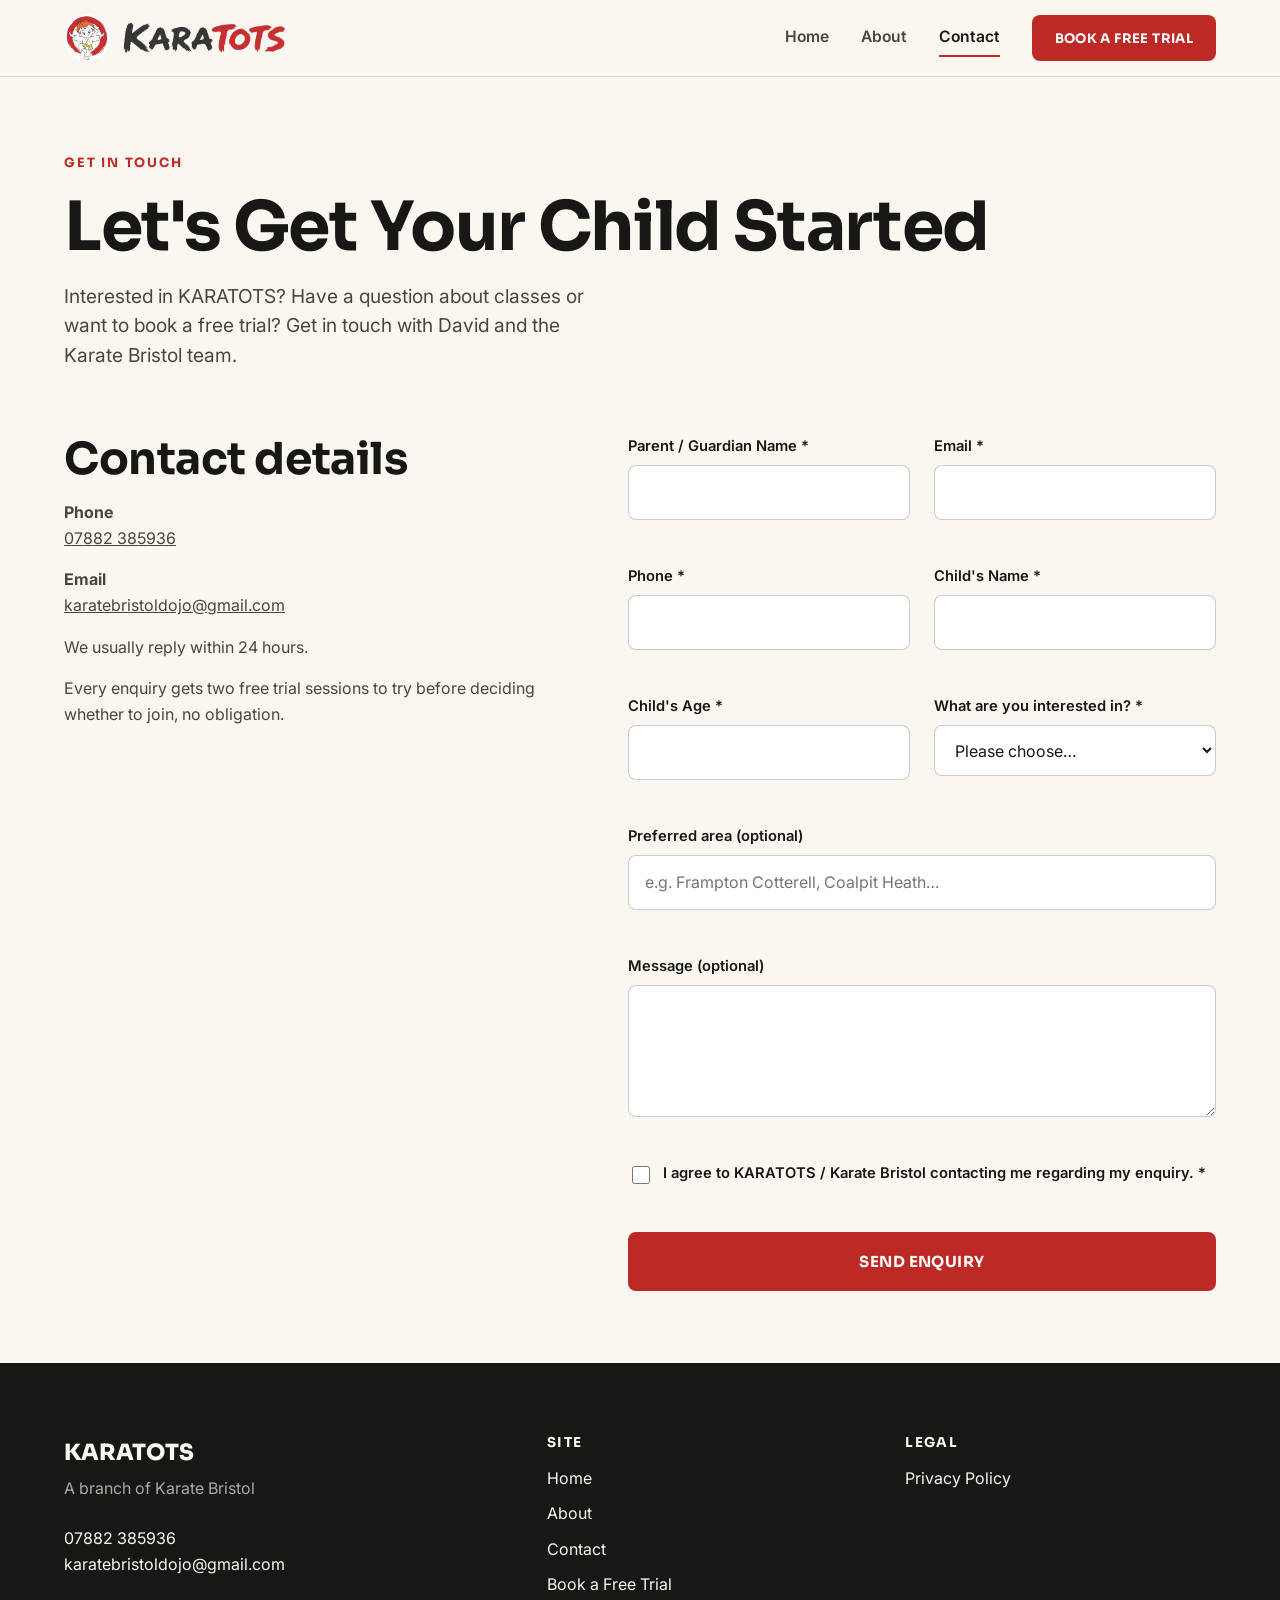
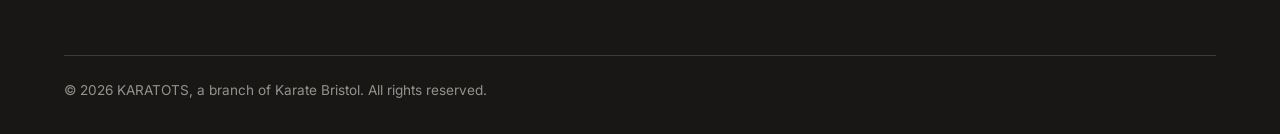
<file: contact.html>
<!doctype html>
<html lang="en">
<head>
  <meta charset="UTF-8" />
  <meta name="viewport" content="width=device-width, initial-scale=1" />
  <title>Contact KARATOTS | Book a Free Trial</title>
  <meta name="description" content="Get in touch with KARATOTS to book your child's two free trial karate sessions in Bristol. We usually reply within 24 hours." />
  <link rel="canonical" href="https://karatots.co.uk/contact" />

  <meta property="og:type" content="website" />
  <meta property="og:title" content="Contact KARATOTS | Book a Free Trial" />
  <meta property="og:description" content="Book your child's two free trial karate sessions with KARATOTS, the children's branch of Karate Bristol." />
  <meta property="og:url" content="https://karatots.co.uk/contact" />

  <link rel="icon" href="assets/brand/favicon-32.png" sizes="32x32" type="image/png" />
  <link rel="apple-touch-icon" href="assets/brand/favicon-180.png" />

  <link rel="preconnect" href="https://fonts.googleapis.com" />
  <link rel="preconnect" href="https://fonts.gstatic.com" crossorigin />
  <link href="https://fonts.googleapis.com/css2?family=Inter:wght@400;500;600;700&family=Sora:wght@600;700;800&display=swap" rel="stylesheet" />

  <link rel="stylesheet" href="css/style.css" />
</head>
<body class="page-contact">
  <a class="visually-hidden" href="#main">Skip to main content</a>

  <nav class="nav">
    <div class="container nav__inner">
      <a class="nav__logo" href="index.html">
        <img class="nav__logo-mark" src="assets/brand/logo-mascot.png" alt="" aria-hidden="true" width="640" height="640" />
        <span class="nav__logo-text">
          <img class="nav__logo-light" src="assets/brand/logo-wordmark.png" alt="KARATOTS" width="2134" height="400" />
          <img class="nav__logo-dark" src="assets/brand/logo-wordmark-dark-bg.png" alt="" aria-hidden="true" width="2134" height="400" />
        </span>
      </a>
      <div class="nav__right">
        <a class="btn btn--primary nav__header-cta" href="contact.html">Book a Free Trial</a>
        <button class="nav__toggle" aria-label="Toggle menu" aria-expanded="false" aria-controls="navLinks">
          <span class="nav__toggle-bar"></span><span class="nav__toggle-bar"></span><span class="nav__toggle-bar"></span>
        </button>
        <div class="nav__links" id="navLinks">
          <div class="nav__scrim"></div>
          <div class="nav__panel">
            <div class="nav__panel-layer nav__panel-layer--1"></div>
            <div class="nav__panel-layer nav__panel-layer--2"></div>
            <div class="nav__panel-shapes" aria-hidden="true">
              <svg class="nav__shape" data-shape="1" viewBox="0 0 300 400" preserveAspectRatio="xMidYMid slice">
                <circle cx="220" cy="80" r="70" fill="rgba(189,42,38,0.20)" />
                <circle cx="70" cy="230" r="100" fill="rgba(189,42,38,0.12)" />
                <circle cx="250" cy="330" r="45" fill="rgba(189,42,38,0.18)" />
              </svg>
              <svg class="nav__shape" data-shape="2" viewBox="0 0 300 400" preserveAspectRatio="xMidYMid slice">
                <path d="M-20 110 Q 100 50 220 110 T 340 110" stroke="rgba(189,42,38,0.24)" stroke-width="26" fill="none" />
                <path d="M-20 220 Q 100 160 220 220 T 340 220" stroke="rgba(189,42,38,0.16)" stroke-width="18" fill="none" />
                <path d="M-20 320 Q 100 260 220 320 T 340 320" stroke="rgba(189,42,38,0.1)" stroke-width="14" fill="none" />
              </svg>
              <svg class="nav__shape" data-shape="3" viewBox="0 0 300 400" preserveAspectRatio="xMidYMid slice">
                <circle cx="40" cy="60" r="7" fill="rgba(189,42,38,0.3)" /><circle cx="120" cy="60" r="7" fill="rgba(189,42,38,0.3)" /><circle cx="200" cy="60" r="7" fill="rgba(189,42,38,0.3)" /><circle cx="270" cy="60" r="7" fill="rgba(189,42,38,0.3)" />
                <circle cx="80" cy="150" r="9" fill="rgba(189,42,38,0.24)" /><circle cx="160" cy="150" r="9" fill="rgba(189,42,38,0.24)" /><circle cx="240" cy="150" r="9" fill="rgba(189,42,38,0.24)" />
                <circle cx="40" cy="240" r="7" fill="rgba(189,42,38,0.2)" /><circle cx="120" cy="240" r="7" fill="rgba(189,42,38,0.2)" /><circle cx="200" cy="240" r="7" fill="rgba(189,42,38,0.2)" /><circle cx="270" cy="240" r="7" fill="rgba(189,42,38,0.2)" />
                <circle cx="80" cy="330" r="6" fill="rgba(189,42,38,0.16)" /><circle cx="160" cy="330" r="6" fill="rgba(189,42,38,0.16)" /><circle cx="240" cy="330" r="6" fill="rgba(189,42,38,0.16)" />
              </svg>
            </div>
            <ul class="nav__panel-list">
              <li><a href="index.html" class="menu-link">Home</a></li>
              <li><a href="about.html" class="menu-link">About</a></li>
              <li><a href="contact.html" aria-current="page" class="menu-link">Contact</a></li>
              <li><a class="btn btn--primary nav__links-cta" href="contact.html">Book a Free Trial</a></li>
            </ul>
          </div>
        </div>
      </div>
    </div>
  </nav>

  <main id="main">
    <!-- HERO -->
    <section class="hero" style="padding-block: var(--space-6) var(--space-5);">
      <div class="container">
        <span class="eyebrow">Get In Touch</span>
        <h1>Let's Get Your Child Started</h1>
        <p class="lede">Interested in KARATOTS? Have a question about classes or want to book a free trial? Get in touch with David and the Karate Bristol team.</p>
      </div>
    </section>

    <!-- CONTACT DETAILS + FORM -->
    <section class="section" style="padding-top: 0;">
      <div class="container">
        <div class="split" style="align-items: start;">
          <div>
            <h2>Contact details</h2>
            <p><strong>Phone</strong><br /><a href="tel:07882385936">07882 385936</a></p>
            <p><strong>Email</strong><br /><a href="mailto:karatebristoldojo@gmail.com">karatebristoldojo@gmail.com</a></p>
            <p>We usually reply within 24 hours.</p>
            <p>Every enquiry gets two free trial sessions to try before deciding whether to join, no obligation.</p>
          </div>

          <div>
            <form id="enquiryForm" class="form" novalidate>
              <div class="form__row">
                <div class="form-field">
                  <label for="parentName">Parent / Guardian Name *</label>
                  <input type="text" id="parentName" name="parentName" autocomplete="name" required />
                  <span class="form-error" aria-live="polite"></span>
                </div>
                <div class="form-field">
                  <label for="email">Email *</label>
                  <input type="email" id="email" name="email" autocomplete="email" required />
                  <span class="form-error" aria-live="polite"></span>
                </div>
              </div>

              <div class="form__row">
                <div class="form-field">
                  <label for="phone">Phone *</label>
                  <input type="tel" id="phone" name="phone" autocomplete="tel" required />
                  <span class="form-error" aria-live="polite"></span>
                </div>
                <div class="form-field">
                  <label for="childName">Child's Name *</label>
                  <input type="text" id="childName" name="childName" required />
                  <span class="form-error" aria-live="polite"></span>
                </div>
              </div>

              <div class="form__row">
                <div class="form-field">
                  <label for="childAge">Child's Age *</label>
                  <input type="number" id="childAge" name="childAge" min="2" max="12" required />
                  <span class="form-error" aria-live="polite"></span>
                </div>
                <div class="form-field">
                  <label for="interest">What are you interested in? *</label>
                  <select id="interest" name="interest" required>
                    <option value="">Please choose…</option>
                    <option value="Book a free trial">Book a free trial</option>
                    <option value="General enquiry">General enquiry</option>
                    <option value="Class information">Class information</option>
                    <option value="Pricing">Pricing</option>
                    <option value="Locations">Locations</option>
                    <option value="Something else">Something else</option>
                  </select>
                  <span class="form-error" aria-live="polite"></span>
                </div>
              </div>

              <div class="form-field">
                <label for="preferredArea">Preferred area (optional)</label>
                <input type="text" id="preferredArea" name="preferredArea" placeholder="e.g. Frampton Cotterell, Coalpit Heath…" />
                <span class="form-error" aria-live="polite"></span>
              </div>

              <div class="form-field">
                <label for="message">Message (optional)</label>
                <textarea id="message" name="message" rows="4"></textarea>
                <span class="form-error" aria-live="polite"></span>
              </div>

              <div class="form-field">
                <div class="form-field--checkbox">
                  <input type="checkbox" id="consent" name="consent" required />
                  <label for="consent">I agree to KARATOTS / Karate Bristol contacting me regarding my enquiry. *</label>
                </div>
                <span class="form-error" aria-live="polite"></span>
              </div>

              <button type="submit" class="btn btn--primary btn--block">Send Enquiry</button>
            </form>

            <div id="formConfirmation" class="form-confirmation" hidden>
              <p style="margin-bottom:0;">Thanks, we've received your enquiry. David or the Karate Bristol team will get back to you within 24 hours. Your email app should now be open to send the details. If it didn't open, please email us directly at <a href="mailto:karatebristoldojo@gmail.com">karatebristoldojo@gmail.com</a>.</p>
            </div>
          </div>
        </div>
      </div>
    </section>
  </main>

  <footer class="footer">
    <div class="container">
      <div class="footer__grid">
        <div>
          <div class="footer__brand">KARATOTS</div>
          <p class="footer__tagline">A branch of Karate Bristol</p>
          <p><a href="tel:07882385936">07882 385936</a><br /><a href="mailto:karatebristoldojo@gmail.com">karatebristoldojo@gmail.com</a></p>
        </div>
        <div>
          <h4>Site</h4>
          <ul>
            <li><a href="index.html">Home</a></li>
            <li><a href="about.html">About</a></li>
            <li><a href="contact.html">Contact</a></li>
            <li><a href="contact.html">Book a Free Trial</a></li>
          </ul>
        </div>
        <div>
          <h4>Legal</h4>
          <ul>
            <li><a href="privacy.html">Privacy Policy</a></li>
          </ul>
        </div>
      </div>
      <div class="footer__bottom">© 2026 KARATOTS, a branch of Karate Bristol. All rights reserved.</div>
    </div>
  </footer>

  <div class="sticky-cta">
    <a class="btn btn--primary btn--block" href="contact.html">Book a Free Trial</a>
  </div>

  <script src="js/script.js" defer></script>
</body>
</html>
</file>
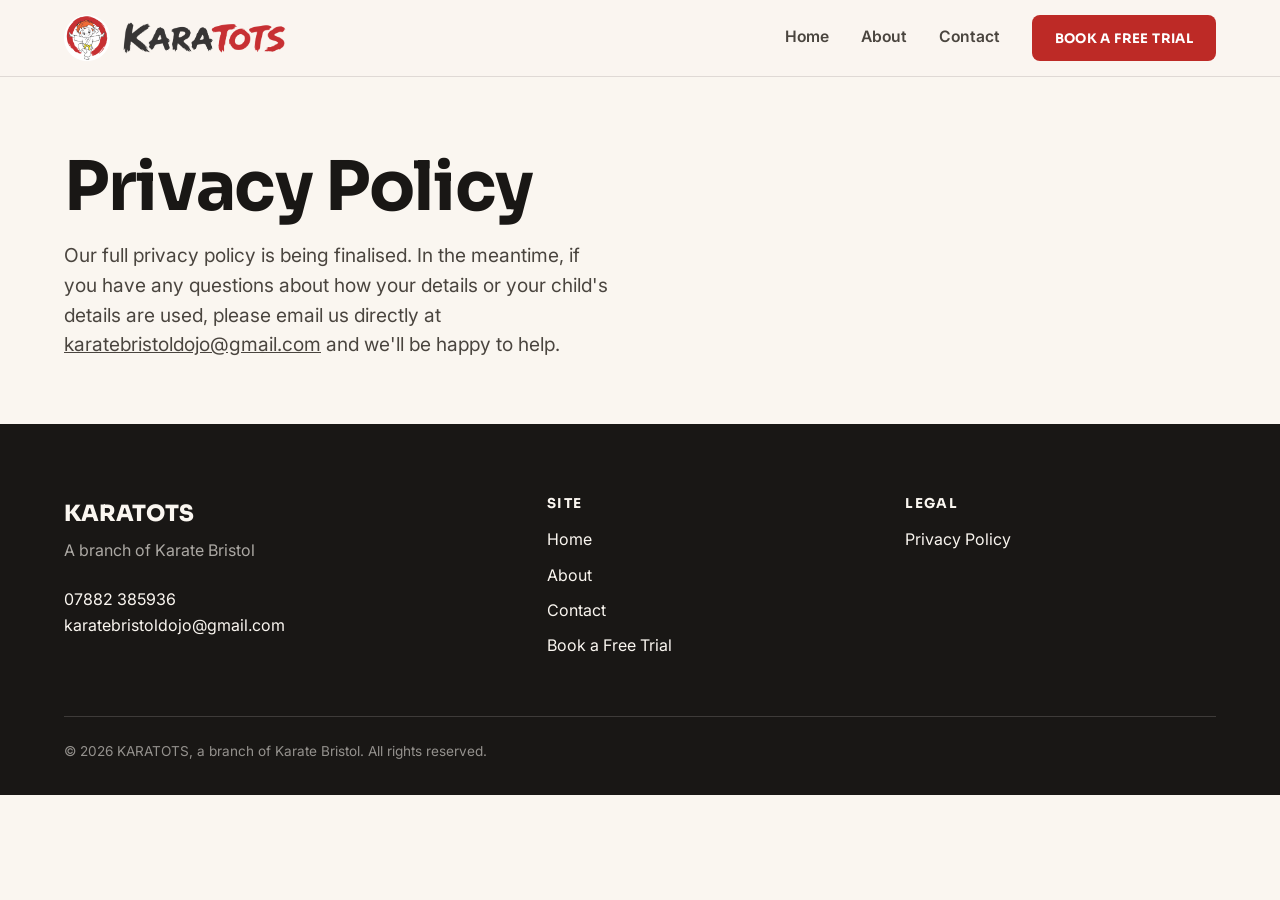
<file: privacy.html>
<!doctype html>
<html lang="en">
<head>
  <meta charset="UTF-8" />
  <meta name="viewport" content="width=device-width, initial-scale=1" />
  <title>Privacy Policy | KARATOTS</title>
  <meta name="description" content="Privacy information for KARATOTS, the children's branch of Karate Bristol." />
  <meta name="robots" content="noindex" />
  <link rel="canonical" href="https://karatots.co.uk/privacy" />

  <link rel="icon" href="assets/brand/favicon-32.png" sizes="32x32" type="image/png" />
  <link rel="apple-touch-icon" href="assets/brand/favicon-180.png" />

  <link rel="preconnect" href="https://fonts.googleapis.com" />
  <link rel="preconnect" href="https://fonts.gstatic.com" crossorigin />
  <link href="https://fonts.googleapis.com/css2?family=Inter:wght@400;500;600;700&family=Sora:wght@600;700;800&display=swap" rel="stylesheet" />

  <link rel="stylesheet" href="css/style.css" />
</head>
<body>
  <a class="visually-hidden" href="#main">Skip to main content</a>

  <nav class="nav">
    <div class="container nav__inner">
      <a class="nav__logo" href="index.html">
        <img class="nav__logo-mark" src="assets/brand/logo-mascot.png" alt="" aria-hidden="true" width="640" height="640" />
        <span class="nav__logo-text">
          <img class="nav__logo-light" src="assets/brand/logo-wordmark.png" alt="KARATOTS" width="2134" height="400" />
          <img class="nav__logo-dark" src="assets/brand/logo-wordmark-dark-bg.png" alt="" aria-hidden="true" width="2134" height="400" />
        </span>
      </a>
      <div class="nav__right">
        <a class="btn btn--primary nav__header-cta" href="contact.html">Book a Free Trial</a>
        <button class="nav__toggle" aria-label="Toggle menu" aria-expanded="false" aria-controls="navLinks">
          <span class="nav__toggle-bar"></span><span class="nav__toggle-bar"></span><span class="nav__toggle-bar"></span>
        </button>
        <div class="nav__links" id="navLinks">
          <div class="nav__scrim"></div>
          <div class="nav__panel">
            <div class="nav__panel-layer nav__panel-layer--1"></div>
            <div class="nav__panel-layer nav__panel-layer--2"></div>
            <div class="nav__panel-shapes" aria-hidden="true">
              <svg class="nav__shape" data-shape="1" viewBox="0 0 300 400" preserveAspectRatio="xMidYMid slice">
                <circle cx="220" cy="80" r="70" fill="rgba(189,42,38,0.20)" />
                <circle cx="70" cy="230" r="100" fill="rgba(189,42,38,0.12)" />
                <circle cx="250" cy="330" r="45" fill="rgba(189,42,38,0.18)" />
              </svg>
              <svg class="nav__shape" data-shape="2" viewBox="0 0 300 400" preserveAspectRatio="xMidYMid slice">
                <path d="M-20 110 Q 100 50 220 110 T 340 110" stroke="rgba(189,42,38,0.24)" stroke-width="26" fill="none" />
                <path d="M-20 220 Q 100 160 220 220 T 340 220" stroke="rgba(189,42,38,0.16)" stroke-width="18" fill="none" />
                <path d="M-20 320 Q 100 260 220 320 T 340 320" stroke="rgba(189,42,38,0.1)" stroke-width="14" fill="none" />
              </svg>
              <svg class="nav__shape" data-shape="3" viewBox="0 0 300 400" preserveAspectRatio="xMidYMid slice">
                <circle cx="40" cy="60" r="7" fill="rgba(189,42,38,0.3)" /><circle cx="120" cy="60" r="7" fill="rgba(189,42,38,0.3)" /><circle cx="200" cy="60" r="7" fill="rgba(189,42,38,0.3)" /><circle cx="270" cy="60" r="7" fill="rgba(189,42,38,0.3)" />
                <circle cx="80" cy="150" r="9" fill="rgba(189,42,38,0.24)" /><circle cx="160" cy="150" r="9" fill="rgba(189,42,38,0.24)" /><circle cx="240" cy="150" r="9" fill="rgba(189,42,38,0.24)" />
                <circle cx="40" cy="240" r="7" fill="rgba(189,42,38,0.2)" /><circle cx="120" cy="240" r="7" fill="rgba(189,42,38,0.2)" /><circle cx="200" cy="240" r="7" fill="rgba(189,42,38,0.2)" /><circle cx="270" cy="240" r="7" fill="rgba(189,42,38,0.2)" />
                <circle cx="80" cy="330" r="6" fill="rgba(189,42,38,0.16)" /><circle cx="160" cy="330" r="6" fill="rgba(189,42,38,0.16)" /><circle cx="240" cy="330" r="6" fill="rgba(189,42,38,0.16)" />
              </svg>
            </div>
            <ul class="nav__panel-list">
              <li><a href="index.html" class="menu-link">Home</a></li>
              <li><a href="about.html" class="menu-link">About</a></li>
              <li><a href="contact.html" class="menu-link">Contact</a></li>
              <li><a class="btn btn--primary nav__links-cta" href="contact.html">Book a Free Trial</a></li>
            </ul>
          </div>
        </div>
      </div>
    </div>
  </nav>

  <main id="main">
    <section class="hero" style="padding-block: var(--space-6) var(--space-5);">
      <div class="container">
        <h1>Privacy Policy</h1>
        <p class="lede">Our full privacy policy is being finalised. In the meantime, if you have any questions about how your details or your child's details are used, please email us directly at <a href="mailto:karatebristoldojo@gmail.com">karatebristoldojo@gmail.com</a> and we'll be happy to help.</p>
      </div>
    </section>
  </main>

  <footer class="footer">
    <div class="container">
      <div class="footer__grid">
        <div>
          <div class="footer__brand">KARATOTS</div>
          <p class="footer__tagline">A branch of Karate Bristol</p>
          <p><a href="tel:07882385936">07882 385936</a><br /><a href="mailto:karatebristoldojo@gmail.com">karatebristoldojo@gmail.com</a></p>
        </div>
        <div>
          <h4>Site</h4>
          <ul>
            <li><a href="index.html">Home</a></li>
            <li><a href="about.html">About</a></li>
            <li><a href="contact.html">Contact</a></li>
            <li><a href="contact.html">Book a Free Trial</a></li>
          </ul>
        </div>
        <div>
          <h4>Legal</h4>
          <ul>
            <li><a href="privacy.html">Privacy Policy</a></li>
          </ul>
        </div>
      </div>
      <div class="footer__bottom">© 2026 KARATOTS, a branch of Karate Bristol. All rights reserved.</div>
    </div>
  </footer>

  <div class="sticky-cta">
    <a class="btn btn--primary btn--block" href="contact.html">Book a Free Trial</a>
  </div>

  <script src="js/script.js" defer></script>
</body>
</html>
</file>
<file: css/style.css>
/* ============================================
   KARATOTS - Design Tokens
   ============================================ */
:root {
  --color-ink: #191715;
  --color-ink-soft: #4a453f;
  --color-paper: #faf6f0;
  --color-paper-alt: #f0e9dd;
  --color-paper-deep: #e7ddcb;
  --color-accent: #bd2a26;
  --color-accent-dark: #8f1f1c;
  --color-white: #ffffff;
  --color-line: rgba(25, 23, 21, 0.12);
  --color-line-strong: rgba(25, 23, 21, 0.22);

  --font-display: "Sora", "Helvetica Neue", Arial, sans-serif;
  --font-body: "Inter", "Helvetica Neue", Arial, sans-serif;

  --space-1: 0.5rem;
  --space-2: 1rem;
  --space-3: 1.5rem;
  --space-4: 2rem;
  --space-5: 3rem;
  --space-6: 4.5rem;
  --space-7: 7rem;

  --radius-sm: 8px;
  --radius-md: 14px;
  --radius-lg: 24px;

  --shadow-card: 0 12px 32px -16px rgba(25, 23, 21, 0.28);
  --max-width: 1200px;

  --nav-height: 76px;
}

/* ============================================
   Reset
   ============================================ */
*,
*::before,
*::after {
  box-sizing: border-box;
}

@media (prefers-reduced-motion: reduce) {
  * {
    animation-duration: 0.01ms !important;
    animation-iteration-count: 1 !important;
    transition-duration: 0.01ms !important;
  }
}

body {
  margin: 0;
  background: var(--color-paper);
  color: var(--color-ink);
  font-family: var(--font-body);
  font-size: 1rem;
  line-height: 1.6;
  -webkit-font-smoothing: antialiased;
}

img {
  max-width: 100%;
  display: block;
}

a {
  color: inherit;
}

ul {
  margin: 0;
  padding: 0;
  list-style: none;
}

button {
  font: inherit;
  cursor: pointer;
}

/* ============================================
   Typography
   ============================================ */
h1,
h2,
h3,
h4 {
  font-family: var(--font-display);
  font-weight: 700;
  line-height: 1.12;
  margin: 0 0 var(--space-2);
  color: var(--color-ink);
}

h1 {
  font-size: clamp(2.5rem, 5vw + 1rem, 4.25rem);
  letter-spacing: -0.02em;
}

h2 {
  font-size: clamp(1.9rem, 2.6vw + 1rem, 2.75rem);
  letter-spacing: -0.01em;
}

h3 {
  font-size: 1.375rem;
}

p {
  margin: 0 0 var(--space-2);
  color: var(--color-ink-soft);
}

.lede {
  font-size: 1.2rem;
  line-height: 1.55;
  max-width: 46ch;
}

.eyebrow {
  display: inline-block;
  font-family: var(--font-display);
  font-size: 0.8rem;
  font-weight: 700;
  letter-spacing: 0.14em;
  text-transform: uppercase;
  color: var(--color-accent);
  margin-bottom: var(--space-2);
}

.visually-hidden {
  position: absolute;
  width: 1px;
  height: 1px;
  padding: 0;
  margin: -1px;
  overflow: hidden;
  clip: rect(0, 0, 0, 0);
  white-space: nowrap;
  border: 0;
}

/* ============================================
   Layout
   ============================================ */
.container {
  width: 100%;
  max-width: var(--max-width);
  margin-inline: auto;
  padding-inline: var(--space-3);
}

.section {
  padding-block: var(--space-6);
}

.section--alt {
  background: var(--color-paper-alt);
}

.section--ink {
  background: var(--color-ink);
  color: var(--color-paper);
}

.section--ink h2,
.section--ink h3,
.section--ink p {
  color: var(--color-paper);
}

.section--ink .eyebrow {
  color: #e2837f;
}

.section-heading {
  max-width: 640px;
  margin-bottom: var(--space-5);
}

.section-heading--center {
  margin-inline: auto;
  text-align: center;
}

/* ============================================
   Buttons
   ============================================ */
.btn {
  display: inline-flex;
  align-items: center;
  justify-content: center;
  gap: 0.5rem;
  font-family: var(--font-display);
  font-weight: 700;
  font-size: 0.95rem;
  letter-spacing: 0.03em;
  text-transform: uppercase;
  text-decoration: none;
  padding: 0.95rem 1.75rem;
  border-radius: var(--radius-sm);
  border: 2px solid transparent;
  transition: transform 0.15s ease, background-color 0.15s ease, color 0.15s ease, border-color 0.15s ease;
  white-space: nowrap;
}

.btn:hover {
  transform: translateY(-2px);
}

.btn:focus-visible {
  outline: 3px solid var(--color-accent);
  outline-offset: 3px;
}

.btn--primary {
  background: var(--color-accent);
  color: var(--color-white);
}

.btn--primary:hover {
  background: var(--color-accent-dark);
}

.btn--secondary {
  background: transparent;
  color: var(--color-ink);
  border-color: var(--color-line-strong);
}

.btn--secondary:hover {
  border-color: var(--color-ink);
}

.section--ink .btn--secondary {
  color: var(--color-paper);
  border-color: rgba(250, 246, 240, 0.35);
}

.section--ink .btn--secondary:hover {
  border-color: var(--color-paper);
}

.btn--block {
  width: 100%;
}

/* ============================================
   Nav
   ============================================ */
.nav {
  position: sticky;
  top: 0;
  z-index: 40;
  background: rgba(250, 246, 240, 0.92);
  border-bottom: 1px solid var(--color-line);
}

.nav__inner {
  display: flex;
  align-items: center;
  justify-content: space-between;
  height: var(--nav-height);
}

.nav__logo {
  position: relative;
  z-index: 2;
  display: flex;
  align-items: center;
  gap: 0.55rem;
  text-decoration: none;
}

.nav__logo-mark {
  height: 46px;
  width: 46px;
  display: block;
  flex-shrink: 0;
}

.nav__logo-text {
  position: relative;
  display: block;
  line-height: 0;
}

.nav__logo-text img {
  height: 32px;
  width: auto;
  display: block;
  transition: opacity 0.25s ease;
}

.nav__logo-dark {
  position: absolute;
  top: 0;
  left: 0;
  opacity: 0;
}

.nav.is-open .nav__logo-light {
  opacity: 0;
}

.nav.is-open .nav__logo-dark {
  opacity: 1;
}

.nav__right {
  display: flex;
  align-items: center;
  gap: var(--space-3);
}

.nav__header-cta {
  display: none;
}

/* Desktop: plain horizontal nav row. .nav__links wraps a scrim + panel
   (needed for the tablet/mobile full-screen treatment below); on desktop
   it just passes its children through so .nav__panel-list lays out inline. */
.nav__links {
  display: contents;
}

.nav__scrim,
.nav__panel-layer,
.nav__panel-shapes {
  display: none;
}

.nav__panel {
  display: flex;
  align-items: center;
}

.nav__panel-list {
  display: flex;
  align-items: center;
  gap: var(--space-4);
}

.nav__panel-list li {
  display: flex;
  align-items: center;
}

.menu-link {
  position: relative;
  display: inline-flex;
  align-items: center;
  text-decoration: none;
  color: var(--color-ink-soft);
  font-weight: 600;
  font-size: 0.98rem;
  padding-block: 0.35rem;
  border-bottom: 2px solid transparent;
  transition: color 0.2s ease, border-color 0.2s ease;
}

.menu-link:hover,
.menu-link[aria-current="page"] {
  color: var(--color-ink);
  border-bottom-color: var(--color-accent);
}

.nav__links-cta {
  padding: 0.65rem 1.3rem;
  font-size: 0.82rem;
}

.nav__toggle {
  display: none;
}

/* Tablet + mobile: hamburger triggers a full-screen menu */
@media (max-width: 1024px) {
  .nav__header-cta {
    display: inline-flex;
    position: relative;
    z-index: 2;
  }

  .nav.is-open .nav__header-cta {
    opacity: 0;
    pointer-events: none;
  }

  .nav__links {
    display: block;
    position: fixed;
    inset: 0;
    z-index: 1;
    visibility: hidden;
    pointer-events: none;
  }

  .nav.is-open .nav__links {
    visibility: visible;
    pointer-events: auto;
  }

  .nav__scrim {
    display: block;
    position: absolute;
    inset: 0;
    background: rgba(10, 9, 8, 0.55);
    opacity: 0;
    transition: opacity 0.5s ease;
  }

  .nav.is-open .nav__scrim {
    opacity: 1;
  }

  .nav__panel {
    position: absolute;
    top: 0;
    right: 0;
    bottom: 0;
    width: min(480px, 100%);
    background: var(--color-ink);
    overflow: hidden;
    align-items: center;
    transform: translateX(100%);
    transition: transform 0.6s cubic-bezier(0.65, 0.01, 0.05, 0.99);
  }

  .nav.is-open .nav__panel {
    transform: translateX(0);
  }

  .nav__panel-layer {
    display: block;
    position: absolute;
    inset: 0;
    transform: translateX(100%);
    transition: transform 0.6s cubic-bezier(0.65, 0.01, 0.05, 0.99);
  }

  .nav__panel-layer--1 {
    background: var(--color-ink);
    z-index: 1;
    transition-delay: 0.08s;
  }

  .nav__panel-layer--2 {
    background: linear-gradient(160deg, rgba(189, 42, 38, 0.16), transparent 60%);
    z-index: 2;
  }

  .nav.is-open .nav__panel-layer {
    transform: translateX(0);
  }

  .nav__panel-shapes {
    display: block;
    position: absolute;
    inset: 0;
    z-index: 3;
    overflow: hidden;
    pointer-events: none;
  }

  .nav__shape {
    position: absolute;
    inset: 0;
    width: 100%;
    height: 100%;
    opacity: 0;
    transform: scale(0.85) rotate(-6deg);
    transition: opacity 0.45s ease, transform 0.45s ease;
  }

  .nav__panel-list {
    position: relative;
    z-index: 4;
    flex-direction: column;
    align-items: flex-start;
    gap: var(--space-4);
    width: 100%;
    padding: var(--space-6) var(--space-5);
  }

  .nav__panel-list li {
    width: 100%;
    overflow: hidden;
  }

  .menu-link {
    display: block;
    width: fit-content;
    color: var(--color-paper);
    font-family: var(--font-display);
    font-weight: 700;
    font-size: clamp(2rem, 6vw, 3.25rem);
    letter-spacing: -0.01em;
    padding: 0.3rem 0.15rem;
    border-bottom: none;
    opacity: 0;
    transform: translateY(60%) rotate(6deg);
    transition: opacity 0.5s ease, transform 0.5s ease, color 0.2s ease;
    transition-delay: 0s;
  }

  .nav.is-open .menu-link {
    opacity: 1;
    transform: translateY(0) rotate(0deg);
  }

  .nav.is-open li:nth-child(1) .menu-link { transition-delay: 0.3s; }
  .nav.is-open li:nth-child(2) .menu-link { transition-delay: 0.36s; }
  .nav.is-open li:nth-child(3) .menu-link { transition-delay: 0.42s; }
  .nav.is-open li:nth-child(4) .nav__links-cta { transition-delay: 0.48s; }

  .menu-link::before {
    content: "";
    position: absolute;
    inset: -0.12em -0.18em;
    background: var(--color-accent);
    border-radius: 8px;
    transform: scaleX(0);
    transform-origin: left;
    transition: transform 0.35s ease;
    z-index: -1;
  }

  .menu-link:hover,
  .menu-link:focus-visible {
    color: var(--color-ink);
  }

  .menu-link:hover::before,
  .menu-link:focus-visible::before {
    transform: scaleX(1);
  }

  .menu-link[aria-current="page"] {
    color: var(--color-accent);
  }

  .nav__panel:has(li:nth-child(1) .menu-link:hover) .nav__shape[data-shape="1"],
  .nav__panel:has(li:nth-child(1) .menu-link:focus-visible) .nav__shape[data-shape="1"],
  .nav__panel:has(li:nth-child(2) .menu-link:hover) .nav__shape[data-shape="2"],
  .nav__panel:has(li:nth-child(2) .menu-link:focus-visible) .nav__shape[data-shape="2"],
  .nav__panel:has(li:nth-child(3) .menu-link:hover) .nav__shape[data-shape="3"],
  .nav__panel:has(li:nth-child(3) .menu-link:focus-visible) .nav__shape[data-shape="3"] {
    opacity: 1;
    transform: scale(1) rotate(0deg);
  }

  .nav__links-cta {
    margin-top: var(--space-3);
    padding: 0.75rem 1.4rem;
    font-size: 0.85rem;
    opacity: 0;
    transform: translateY(60%);
    transition: opacity 0.5s ease, transform 0.5s ease;
    transition-delay: 0s;
  }

  .nav.is-open .nav__links-cta {
    opacity: 1;
    transform: translateY(0);
  }

  .nav__toggle {
    position: relative;
    z-index: 2;
    display: flex;
    flex-direction: column;
    align-items: center;
    justify-content: center;
    background: none;
    border: none;
    padding: 0.5rem;
    color: var(--color-ink);
  }

  .nav.is-open .nav__toggle {
    color: var(--color-paper);
  }

  .nav.is-open .nav__logo {
    color: var(--color-paper);
  }

  .nav__toggle-bar {
    display: block;
    width: 24px;
    height: 2px;
    background: currentColor;
    margin: 5px 0;
    transition: transform 0.2s ease, opacity 0.2s ease;
  }

  .nav.is-open .nav__toggle-bar:nth-child(1) {
    transform: translateY(7px) rotate(45deg);
  }

  .nav.is-open .nav__toggle-bar:nth-child(2) {
    opacity: 0;
  }

  .nav.is-open .nav__toggle-bar:nth-child(3) {
    transform: translateY(-7px) rotate(-45deg);
  }
}

@media (max-width: 640px) {
  .nav__panel {
    width: 100%;
  }
}

@media (max-width: 480px) {
  .nav__header-cta {
    display: none;
  }
}

/* ============================================
   Sticky mobile CTA
   ============================================ */
.sticky-cta {
  display: none;
}

@media (max-width: 640px) {
  .sticky-cta {
    display: block;
    position: fixed;
    left: 0;
    right: 0;
    bottom: 0;
    z-index: 50;
    padding: var(--space-2) var(--space-3);
    background: var(--color-paper);
    border-top: 1px solid var(--color-line);
    padding-bottom: max(var(--space-2), env(safe-area-inset-bottom));
  }

  .nav.is-open ~ .sticky-cta {
    display: none;
  }

  body {
    padding-bottom: 76px;
  }

  /* Contact page is already the booking destination, so the persistent
     CTAs elsewhere on the site would just be pointing at themselves. */
  .page-contact .sticky-cta,
  .page-contact .nav__header-cta {
    display: none;
  }

  body.page-contact {
    padding-bottom: 0;
  }
}

/* ============================================
   Trust strip (icon-badge row)
   ============================================ */
.trust-strip {
  display: grid;
  grid-template-columns: repeat(3, 1fr);
  gap: var(--space-3);
  margin-top: var(--space-5);
  position: relative;
  z-index: 5;
}

@media (max-width: 800px) {
  .trust-strip {
    grid-template-columns: 1fr;
    margin-top: var(--space-4);
  }
}

.trust-strip__item {
  display: flex;
  align-items: flex-start;
  gap: var(--space-2);
  background: var(--color-white);
  border: 1px solid var(--color-line);
  border-radius: var(--radius-md);
  padding: var(--space-3);
  box-shadow: var(--shadow-card);
}

.trust-strip__badge {
  flex-shrink: 0;
  width: 46px;
  height: 46px;
  border-radius: 50%;
  background: var(--color-accent);
  color: var(--color-white);
  display: flex;
  align-items: center;
  justify-content: center;
}

.trust-strip__item h3 {
  font-size: 1rem;
  margin-bottom: 0.2rem;
}

.trust-strip__item p {
  font-size: 0.92rem;
  margin: 0;
}

/* ============================================
   Full-bleed story banner
   ============================================ */
.story-banner {
  position: relative;
  background: var(--color-ink);
  color: var(--color-paper);
  border-radius: var(--radius-lg);
  overflow: hidden;
  padding: var(--space-6) var(--space-5);
  display: grid;
  grid-template-columns: 1fr 1fr;
  gap: var(--space-5);
  align-items: center;
}

@media (max-width: 900px) {
  .story-banner {
    grid-template-columns: 1fr;
    padding: var(--space-5) var(--space-3);
  }
}

.story-banner h2,
.story-banner p {
  color: var(--color-paper);
}

.story-banner__media {
  aspect-ratio: 4 / 3;
  border-radius: var(--radius-md);
  background: linear-gradient(135deg, rgba(189, 42, 38, 0.35), rgba(25, 23, 21, 0.1)), var(--color-paper-alt);
}

/* ============================================
   Hero
   ============================================ */
.hero {
  padding-block: var(--space-7) var(--space-6);
}

.hero__grid {
  display: grid;
  grid-template-columns: 1.1fr 0.9fr;
  gap: var(--space-6);
  align-items: center;
}

.hero__actions {
  display: flex;
  flex-wrap: wrap;
  gap: var(--space-2);
  margin-top: var(--space-4);
}

.hero__media {
  aspect-ratio: 4 / 5;
  border-radius: var(--radius-lg);
}

.hero__media--photo {
  width: 100%;
  height: 100%;
  object-fit: cover;
}

@media (max-width: 900px) {
  .hero__grid {
    grid-template-columns: 1fr;
  }

  .hero {
    padding-block: var(--space-5) var(--space-4);
  }
}

/* ============================================
   Placeholder image blocks
   ============================================ */
.placeholder-img {
  display: flex;
  align-items: center;
  justify-content: center;
  text-align: center;
  padding: var(--space-3);
  background: linear-gradient(135deg, var(--color-paper-deep), var(--color-paper-alt));
  border: 1px dashed var(--color-line-strong);
  border-radius: var(--radius-md);
  color: var(--color-ink-soft);
  font-size: 0.85rem;
  font-weight: 600;
  min-height: 220px;
}

/* ============================================
   Cards
   ============================================ */
.card-grid {
  display: grid;
  grid-template-columns: repeat(3, 1fr);
  gap: var(--space-3);
}

@media (max-width: 900px) {
  .card-grid {
    grid-template-columns: repeat(2, 1fr);
  }
}

@media (max-width: 600px) {
  .card-grid {
    grid-template-columns: 1fr;
  }
}

.card {
  background: var(--color-white);
  border: 1px solid var(--color-line);
  border-radius: var(--radius-md);
  padding: var(--space-4);
  box-shadow: var(--shadow-card);
}

/* ============================================
   Learn grid (flat tiles, no icons)
   ============================================ */
.learn-grid {
  display: grid;
  grid-template-columns: repeat(4, 1fr);
  gap: var(--space-4) var(--space-3);
}

@media (max-width: 900px) {
  .learn-grid {
    grid-template-columns: repeat(2, 1fr);
  }
}

@media (max-width: 520px) {
  .learn-grid {
    grid-template-columns: 1fr;
  }
}

.learn-grid__item {
  border-top: 2px solid var(--color-accent);
  padding-top: var(--space-2);
}

.learn-grid__item h3 {
  font-size: 1.05rem;
  margin-bottom: 0.3rem;
}

.learn-grid__item p {
  font-size: 0.92rem;
  margin: 0;
}

.card__icon {
  width: 44px;
  height: 44px;
  border-radius: 10px;
  background: var(--color-ink);
  color: var(--color-paper);
  display: flex;
  align-items: center;
  justify-content: center;
  font-family: var(--font-display);
  font-weight: 800;
  margin-bottom: var(--space-2);
}

.section--ink .card {
  background: rgba(250, 246, 240, 0.06);
  border-color: rgba(250, 246, 240, 0.16);
  box-shadow: none;
}

.section--ink .card__icon {
  background: var(--color-accent);
  color: var(--color-white);
}

/* ============================================
   Steps (How It Works)
   ============================================ */
.steps {
  display: grid;
  grid-template-columns: repeat(3, 1fr);
  gap: var(--space-4);
  counter-reset: step;
}

@media (max-width: 800px) {
  .steps {
    grid-template-columns: 1fr;
  }
}

.step {
  position: relative;
  padding-top: 3.5rem;
  text-align: center;
}

.step::before {
  counter-increment: step;
  content: counter(step);
  position: absolute;
  top: 0;
  left: 50%;
  transform: translateX(-50%);
  width: 48px;
  height: 48px;
  border-radius: 50%;
  background: var(--color-accent);
  color: var(--color-white);
  font-family: var(--font-display);
  font-weight: 800;
  font-size: 1.25rem;
  display: flex;
  align-items: center;
  justify-content: center;
}

/* ============================================
   FAQ accordion
   ============================================ */
.faq-list {
  border-top: 1px solid var(--color-line);
}

.faq-item {
  border-bottom: 1px solid var(--color-line);
}

.faq-item__question {
  width: 100%;
  display: flex;
  align-items: center;
  justify-content: space-between;
  gap: var(--space-2);
  background: none;
  border: none;
  text-align: left;
  padding: var(--space-3) 0;
  font-family: var(--font-display);
  font-weight: 700;
  font-size: 1.05rem;
  color: var(--color-ink);
}

.faq-item__icon {
  flex-shrink: 0;
  width: 24px;
  height: 24px;
  position: relative;
}

.faq-item__icon::before,
.faq-item__icon::after {
  content: "";
  position: absolute;
  background: var(--color-ink);
  transition: transform 0.2s ease;
}

.faq-item__icon::before {
  top: 50%;
  left: 0;
  width: 100%;
  height: 2px;
  transform: translateY(-50%);
}

.faq-item__icon::after {
  top: 0;
  left: 50%;
  width: 2px;
  height: 100%;
  transform: translateX(-50%);
}

.faq-item.is-open .faq-item__icon::after {
  transform: translateX(-50%) scaleY(0);
}

.faq-item__answer {
  overflow: hidden;
  max-height: 0;
  transition: max-height 0.25s ease;
}

.faq-item.is-open .faq-item__answer {
  max-height: 400px;
}

.faq-item__answer p {
  padding-bottom: var(--space-3);
}

/* ============================================
   Forms
   ============================================ */
.form {
  display: grid;
  gap: var(--space-3);
}

.form__row {
  display: grid;
  grid-template-columns: 1fr 1fr;
  gap: var(--space-3);
}

@media (max-width: 640px) {
  .form__row {
    grid-template-columns: 1fr;
  }
}

.form-field {
  display: flex;
  flex-direction: column;
  gap: 0.4rem;
}

.form-field label {
  font-weight: 600;
  font-size: 0.92rem;
}

.form-field input,
.form-field select,
.form-field textarea {
  font: inherit;
  padding: 0.85rem 1rem;
  border-radius: var(--radius-sm);
  border: 1.5px solid var(--color-line-strong);
  background: var(--color-white);
  color: var(--color-ink);
}

.form-field input:focus-visible,
.form-field select:focus-visible,
.form-field textarea:focus-visible {
  outline: 3px solid var(--color-accent);
  outline-offset: 1px;
}

.form-field.has-error input,
.form-field.has-error select,
.form-field.has-error textarea {
  border-color: var(--color-accent);
}

.form-error {
  color: var(--color-accent-dark);
  font-size: 0.85rem;
  min-height: 1.1em;
}

.form-field--checkbox {
  display: flex;
  flex-direction: row;
  align-items: flex-start;
  gap: 0.6rem;
}

.form-field--checkbox input {
  margin-top: 0.25rem;
  width: 18px;
  height: 18px;
}

.form-confirmation {
  background: var(--color-paper-alt);
  border: 1px solid var(--color-line);
  border-radius: var(--radius-md);
  padding: var(--space-3);
}

/* ============================================
   Footer
   ============================================ */
.footer {
  background: var(--color-ink);
  color: var(--color-paper);
  padding-block: var(--space-6) var(--space-4);
}

.footer a {
  color: var(--color-paper);
  text-decoration: none;
}

.footer a:hover {
  color: var(--color-accent);
}

.footer__grid {
  display: grid;
  grid-template-columns: 1.4fr 1fr 1fr;
  gap: var(--space-5);
}

@media (max-width: 700px) {
  .footer__grid {
    grid-template-columns: 1fr;
    gap: var(--space-4);
  }
}

.footer__brand {
  font-family: var(--font-display);
  font-weight: 800;
  font-size: 1.4rem;
  margin-bottom: 0.35rem;
}

.footer__tagline {
  color: rgba(250, 246, 240, 0.65);
  margin-bottom: var(--space-3);
}

.footer h4 {
  color: var(--color-paper);
  font-size: 0.85rem;
  text-transform: uppercase;
  letter-spacing: 0.1em;
  margin-bottom: var(--space-2);
}

.footer li {
  margin-bottom: 0.6rem;
}

.footer__bottom {
  margin-top: var(--space-5);
  padding-top: var(--space-3);
  border-top: 1px solid rgba(250, 246, 240, 0.16);
  color: rgba(250, 246, 240, 0.55);
  font-size: 0.85rem;
}

/* ============================================
   Reveal animation
   ============================================ */
[data-reveal] {
  opacity: 0;
  transform: translateY(16px);
  transition: opacity 0.5s ease, transform 0.5s ease;
}

[data-reveal].is-visible {
  opacity: 1;
  transform: translateY(0);
}

@media (prefers-reduced-motion: reduce) {
  [data-reveal] {
    opacity: 1;
    transform: none;
  }
}

/* ============================================
   Split section (image + text)
   ============================================ */
.split {
  display: grid;
  grid-template-columns: 1fr 1fr;
  gap: var(--space-6);
  align-items: center;
}

@media (max-width: 900px) {
  .split {
    grid-template-columns: 1fr;
    gap: var(--space-4);
  }
}

.split--reverse .split__media {
  order: 2;
}

@media (max-width: 900px) {
  .split--reverse .split__media {
    order: 0;
  }
}
</file>
